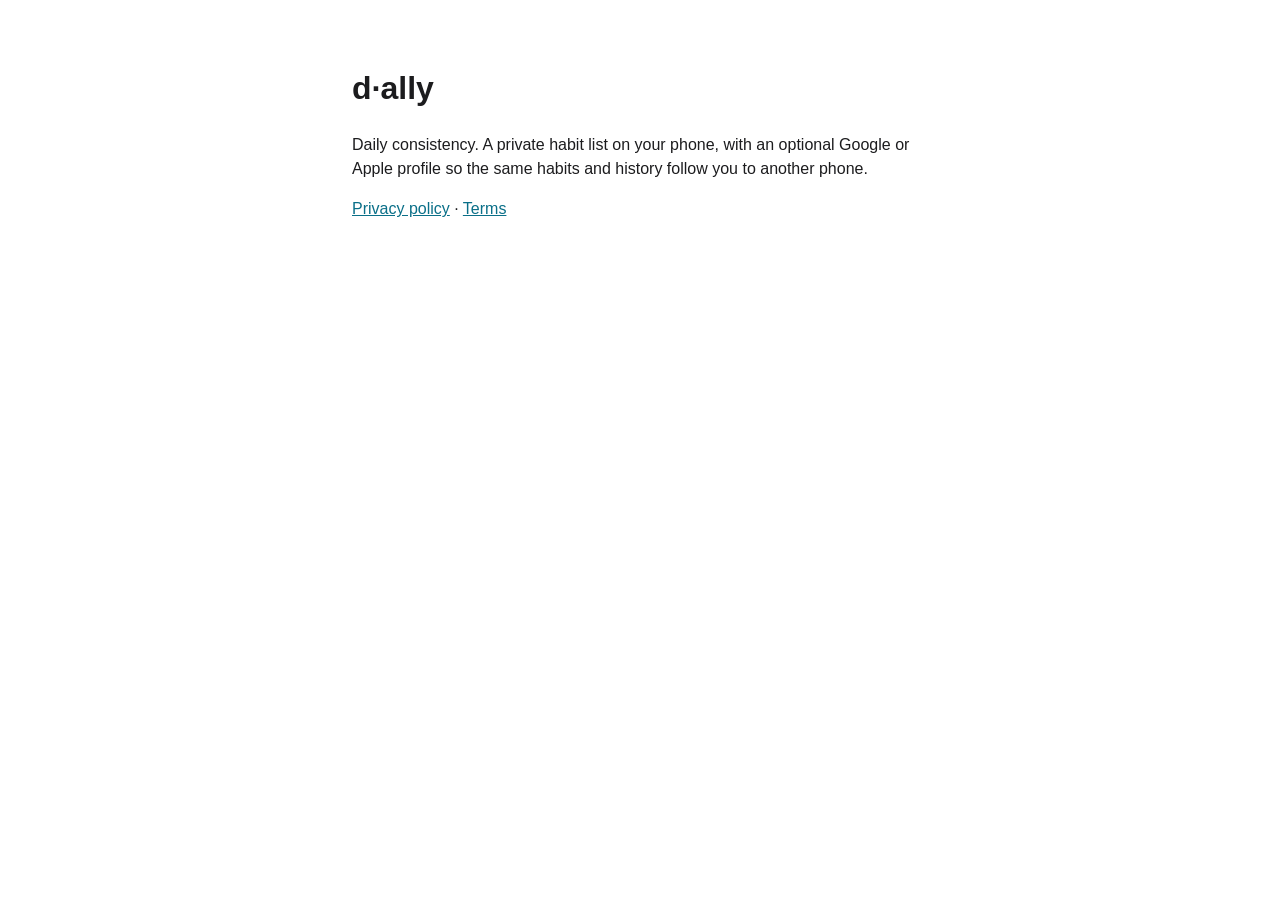
<file: hosting/index.html>
<!DOCTYPE html>
<html lang="en">
<head>
  <meta charset="utf-8">
  <meta name="viewport" content="width=device-width, initial-scale=1">
  <title>d·ally</title>
  <style>
    body { font-family: -apple-system, BlinkMacSystemFont, sans-serif; max-width: 36rem; margin: 4rem auto; padding: 0 1.25rem; color: #1c1c1e; line-height: 1.5; }
    a { color: #0a6f88; }
  </style>
</head>
<body>
  <h1>d·ally</h1>
  <p>Daily consistency. A private habit list on your phone, with an optional Google or Apple profile so the same habits and history follow you to another phone.</p>
  <p><a href="/privacy">Privacy policy</a> · <a href="/terms">Terms</a></p>
</body>
</html>
</file>
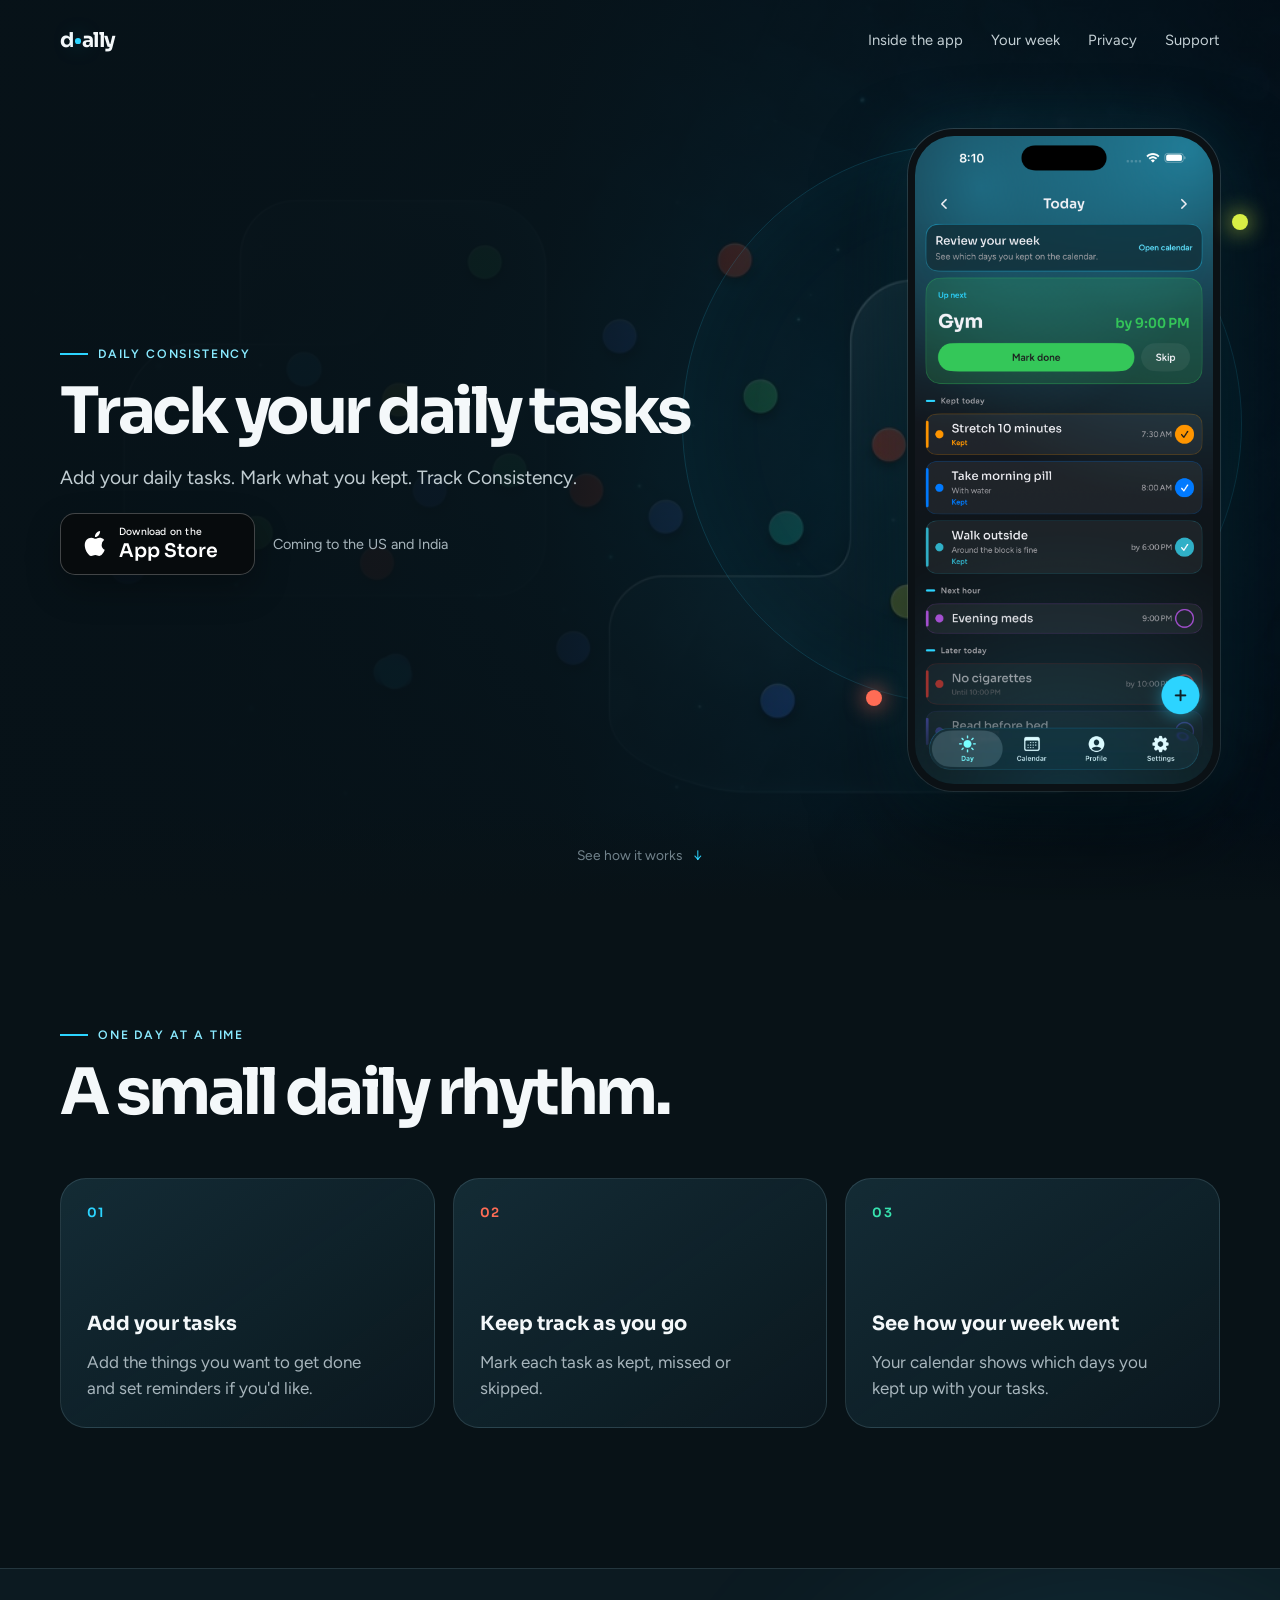
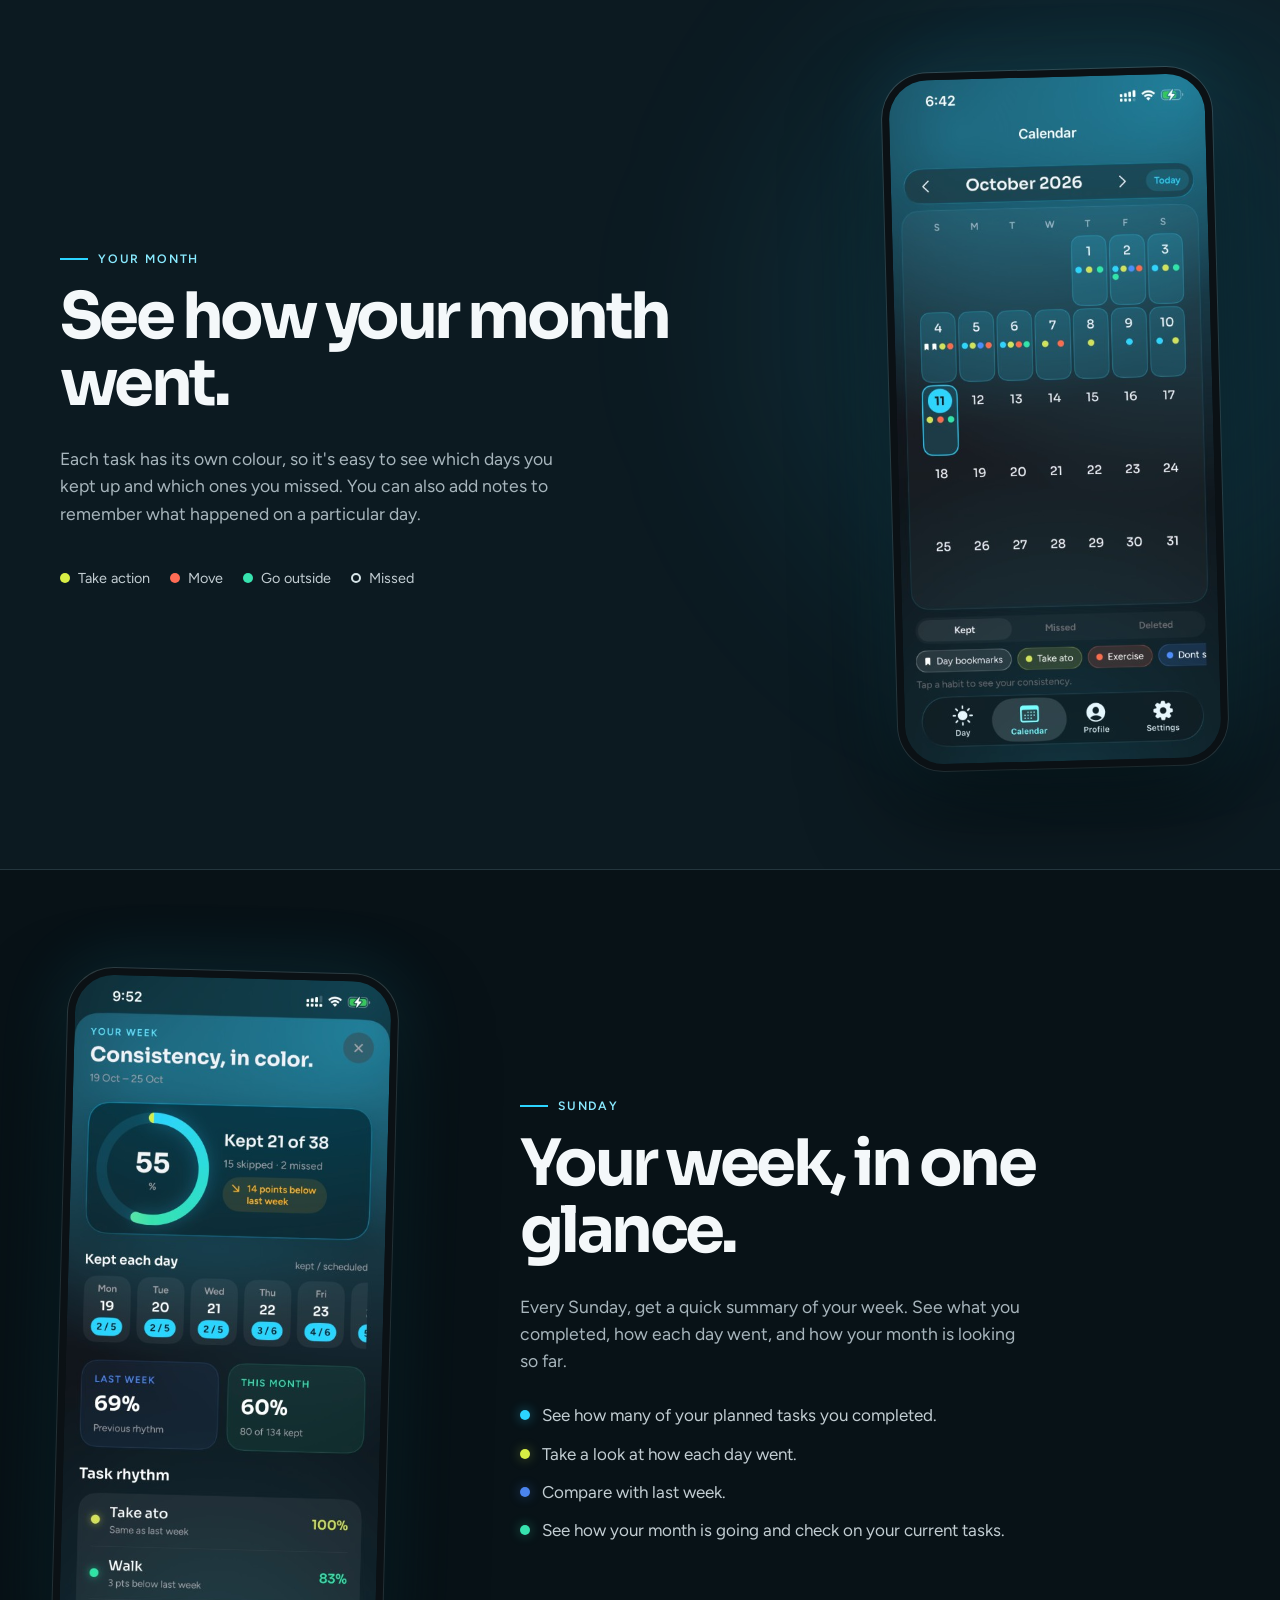
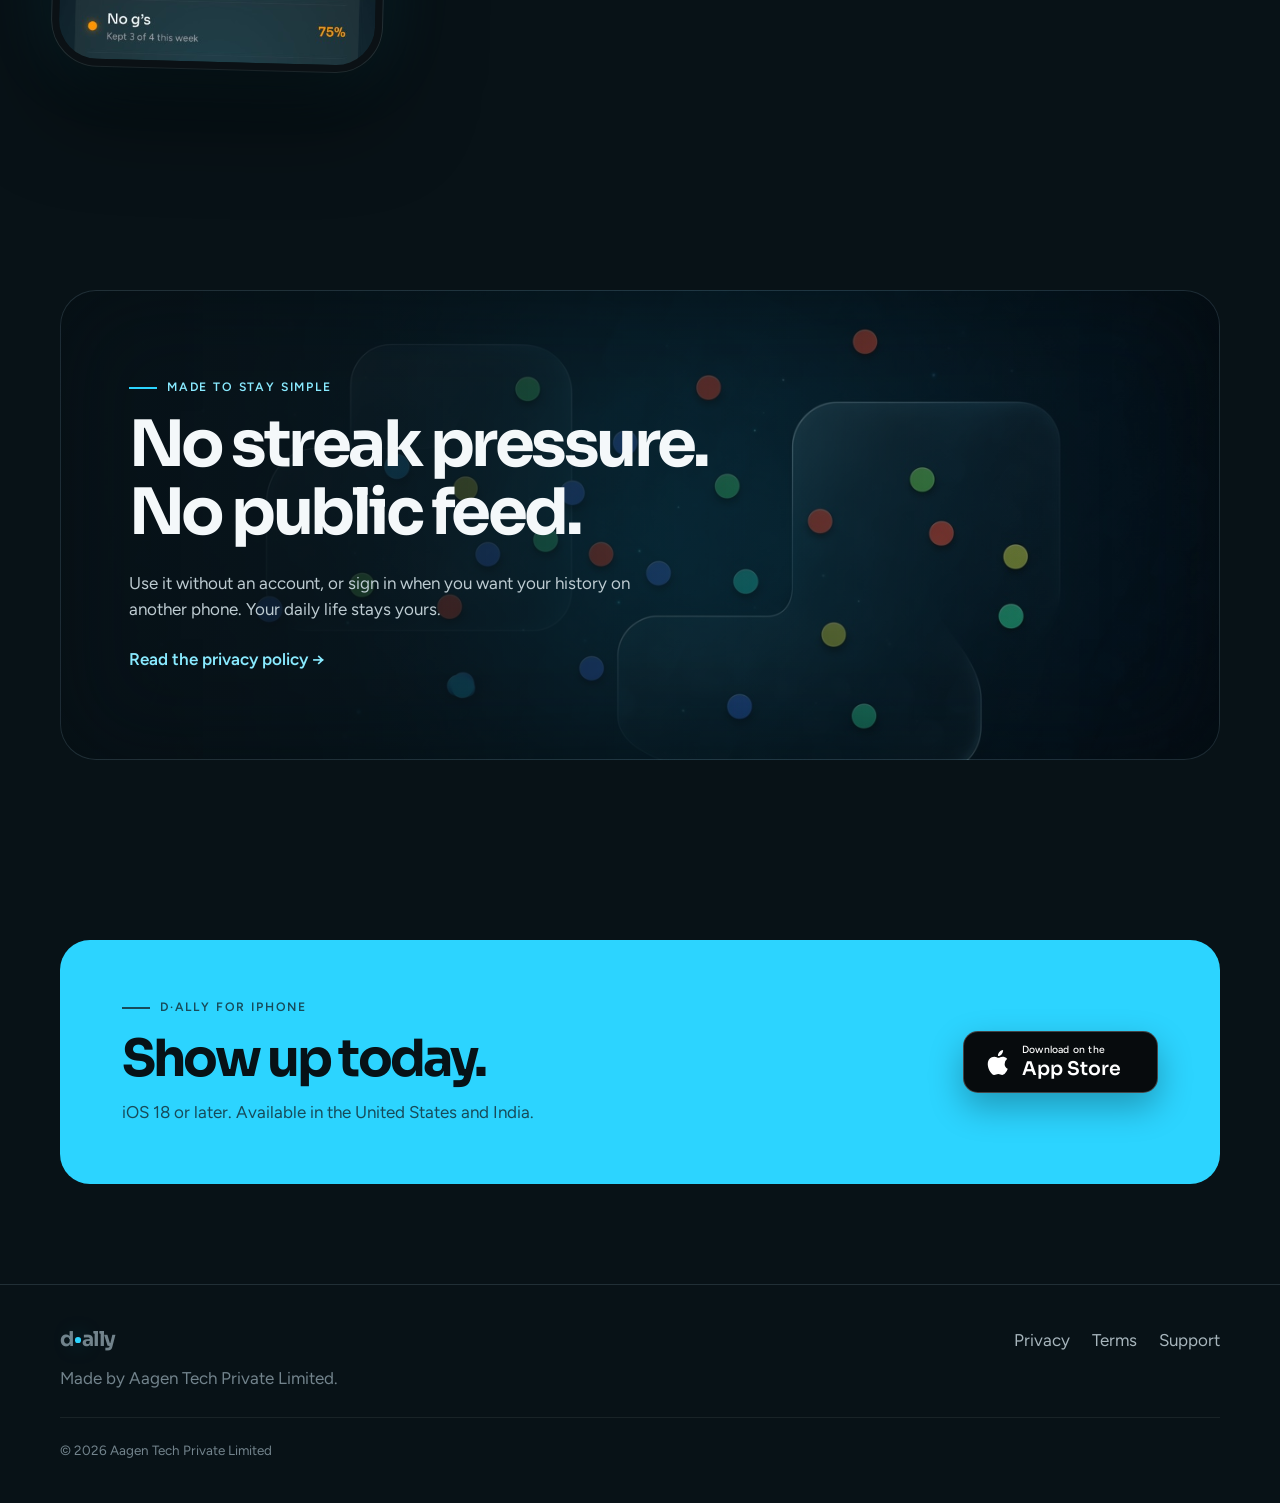
<file: website/index.html>
<!DOCTYPE html>
<html lang="en">
  <head>
    <meta charset="utf-8" />
    <meta name="viewport" content="width=device-width, initial-scale=1" />
    <title>d·ally - Track your daily tasks</title>
    <meta name="description" content="Track your daily tasks. Add your daily tasks, mark what you kept, track consistency." />
    <meta name="theme-color" content="#091319" />
    <meta property="og:title" content="d·ally - Track your daily tasks" />
    <meta property="og:description" content="Track your daily tasks" />
    <meta property="og:type" content="website" />
    <meta property="og:image" content="assets/dally-rhythm.jpg" />
    <link rel="icon" href="assets/favicon.png?v=4" type="image/png" />
    <link rel="apple-touch-icon" href="assets/apple-touch-icon.png?v=4" />
    <link rel="preconnect" href="https://fonts.googleapis.com" />
    <link rel="preconnect" href="https://fonts.gstatic.com" crossorigin />
    <link href="https://fonts.googleapis.com/css2?family=Figtree:wght@400;500;600&family=Sora:wght@600;700&display=swap" rel="stylesheet" />
    <link rel="stylesheet" href="css/site.css?v=9" />
  </head>
  <body>
    <a class="skip" href="#main">Skip to content</a>

    <header class="site-header">
      <div class="wrap nav">
        <a class="wordmark" href="index.html" aria-label="d·ally home">d<span class="brand-dot" aria-hidden="true"></span>ally</a>
        <nav class="nav-links" aria-label="Site">
          <a class="nav-wide" href="#inside">Inside the app</a>
          <a href="#week">Your week</a>
          <a href="privacy.html">Privacy</a>
          <a href="mailto:debraj@theminarnet.com">Support</a>
        </nav>
      </div>
    </header>

    <main id="main">
      <section class="hero">
        <div class="hero-art" aria-hidden="true"></div>
        <div class="wrap hero-grid">
          <div class="hero-copy">
            <p class="eyebrow"><span></span> Daily consistency</p>
            <h1>Track your daily tasks</h1>
            <p class="lede">Add your daily tasks. Mark what you kept. Track Consistency.</p>
            <div class="cta-row">
              <a class="store-button" href="https://apps.apple.com/us/app/d-ally" aria-label="Download d·ally on the App Store">
                <svg viewBox="0 0 16 20" aria-hidden="true"><path fill="currentColor" d="M12.7 10.7c0-1.9 1.5-2.8 1.6-2.9-.9-1.3-2.3-1.5-2.8-1.5-1.2-.1-2.3.7-2.9.7-.6 0-1.5-.7-2.5-.7C4.5 6.3 3.2 7 2.4 8.3c-1.4 2.4-.4 5.9 1 7.8.7.9 1.5 2 2.5 1.9 1 0 1.4-.6 2.6-.6 1.2 0 1.5.6 2.6.6 1.1 0 1.8-.9 2.4-1.8.8-1.1 1.1-2.1 1.1-2.2 0 0-2-.8-2-3.1zM10.7 4.6c.6-.7 1-1.7.9-2.6-.8 0-1.8.6-2.4 1.3-.5.6-1 1.6-.9 2.5.9.1 1.8-.4 2.4-1.2z"/></svg>
                <span><small>Download on the</small>App Store</span>
              </a>
              <span class="availability">Coming to the US and India</span>
            </div>
          </div>

          <div class="hero-device">
            <div class="orbit orbit-one" aria-hidden="true"></div>
            <div class="orbit orbit-two" aria-hidden="true"></div>
            <figure class="phone phone-main">
              <img src="assets/app-day.png?v=5" width="946" height="2055" alt="The real d·ally Day screen, showing colorful daily tasks" />
            </figure>
          </div>
        </div>
        <a class="down" href="#rhythm">See how it works <span aria-hidden="true">↓</span></a>
      </section>

      <section class="rhythm" id="rhythm">
        <div class="wrap">
          <div class="section-intro">
            <p class="eyebrow"><span></span> One day at a time</p>
            <h2>A small daily rhythm.</h2>
          </div>
          <ol class="steps">
            <li><strong>01</strong><div><h3>Add your tasks</h3><p>Add the things you want to get done and set reminders if you'd like.</p></div></li>
            <li><strong>02</strong><div><h3>Keep track as you go</h3><p>Mark each task as kept, missed or skipped.</p></div></li>
            <li><strong>03</strong><div><h3>See how your week went</h3><p>Your calendar shows which days you kept up with your tasks.</p></div></li>
          </ol>
        </div>
      </section>

      <section class="inside" id="inside">
        <div class="wrap showcase">
          <div class="showcase-copy">
            <p class="eyebrow"><span></span> Your month</p>
            <h2>See how your month went.</h2>
            <p>Each task has its own colour, so it's easy to see which days you kept up and which ones you missed. You can also add notes to remember what happened on a particular day.</p>
            <div class="legend" aria-label="Calendar legend">
              <span><i class="dot lime"></i> Take action</span>
              <span><i class="dot coral"></i> Move</span>
              <span><i class="dot mint"></i> Go outside</span>
              <span><i class="ring"></i> Missed</span>
            </div>
          </div>
          <figure class="phone phone-calendar">
            <img src="assets/app-calendar.png" width="473" height="1024" alt="The real d·ally calendar with colorful daily marks" />
          </figure>
        </div>
      </section>

      <section class="week" id="week">
        <div class="wrap showcase showcase-reverse">
          <figure class="phone phone-week">
            <img src="assets/app-week.jpg" width="473" height="1024" alt="The Sunday weekly review in d·ally, with the week, month, and each live task" />
          </figure>
          <div class="showcase-copy">
            <p class="eyebrow"><span></span> Sunday</p>
            <h2>Your week, in one glance.</h2>
            <p>Every Sunday, get a quick summary of your week. See what you completed, how each day went, and how your month is looking so far.</p>
            <ul class="week-points">
              <li>See how many of your planned tasks you completed.</li>
              <li>Take a look at how each day went.</li>
              <li>Compare with last week.</li>
              <li>See how your month is going and check on your current tasks.</li>
            </ul>
          </div>
        </div>
      </section>

      <section class="quiet">
        <div class="wrap quiet-card">
          <p class="eyebrow"><span></span> Made to stay simple</p>
          <h2>No streak pressure.<br />No public feed.</h2>
          <p>Use it without an account, or sign in when you want your history on another phone. Your daily life stays yours.</p>
          <a href="privacy.html">Read the privacy policy <span aria-hidden="true">→</span></a>
        </div>
      </section>

      <section class="get" id="get">
        <div class="wrap get-inner">
          <div>
            <p class="eyebrow"><span></span> d·ally for iPhone</p>
            <h2>Show up today.</h2>
            <p>iOS 18 or later. Available in the United States and India.</p>
          </div>
          <a class="store-button light" href="https://apps.apple.com/us/app/d-ally" aria-label="Download d·ally on the App Store">
            <svg viewBox="0 0 16 20" aria-hidden="true"><path fill="currentColor" d="M12.7 10.7c0-1.9 1.5-2.8 1.6-2.9-.9-1.3-2.3-1.5-2.8-1.5-1.2-.1-2.3.7-2.9.7-.6 0-1.5-.7-2.5-.7C4.5 6.3 3.2 7 2.4 8.3c-1.4 2.4-.4 5.9 1 7.8.7.9 1.5 2 2.5 1.9 1 0 1.4-.6 2.6-.6 1.2 0 1.5.6 2.6.6 1.1 0 1.8-.9 2.4-1.8.8-1.1 1.1-2.1 1.1-2.2 0 0-2-.8-2-3.1zM10.7 4.6c.6-.7 1-1.7.9-2.6-.8 0-1.8.6-2.4 1.3-.5.6-1 1.6-.9 2.5.9.1 1.8-.4 2.4-1.2z"/></svg>
            <span><small>Download on the</small>App Store</span>
          </a>
        </div>
      </section>
    </main>

    <footer class="footer">
      <div class="wrap footer-grid">
        <div><a class="wordmark" href="index.html">d<span class="brand-dot" aria-hidden="true"></span>ally</a><p>Made by Aagen Tech Private Limited.</p></div>
        <nav aria-label="Legal"><a href="privacy.html">Privacy</a><a href="terms.html">Terms</a><a href="mailto:debraj@theminarnet.com">Support</a></nav>
        <p class="copyright">© <span id="year">2026</span> Aagen Tech Private Limited</p>
      </div>
    </footer>
    <script>document.getElementById("year").textContent = String(new Date().getFullYear());</script>
  </body>
</html>
</file>
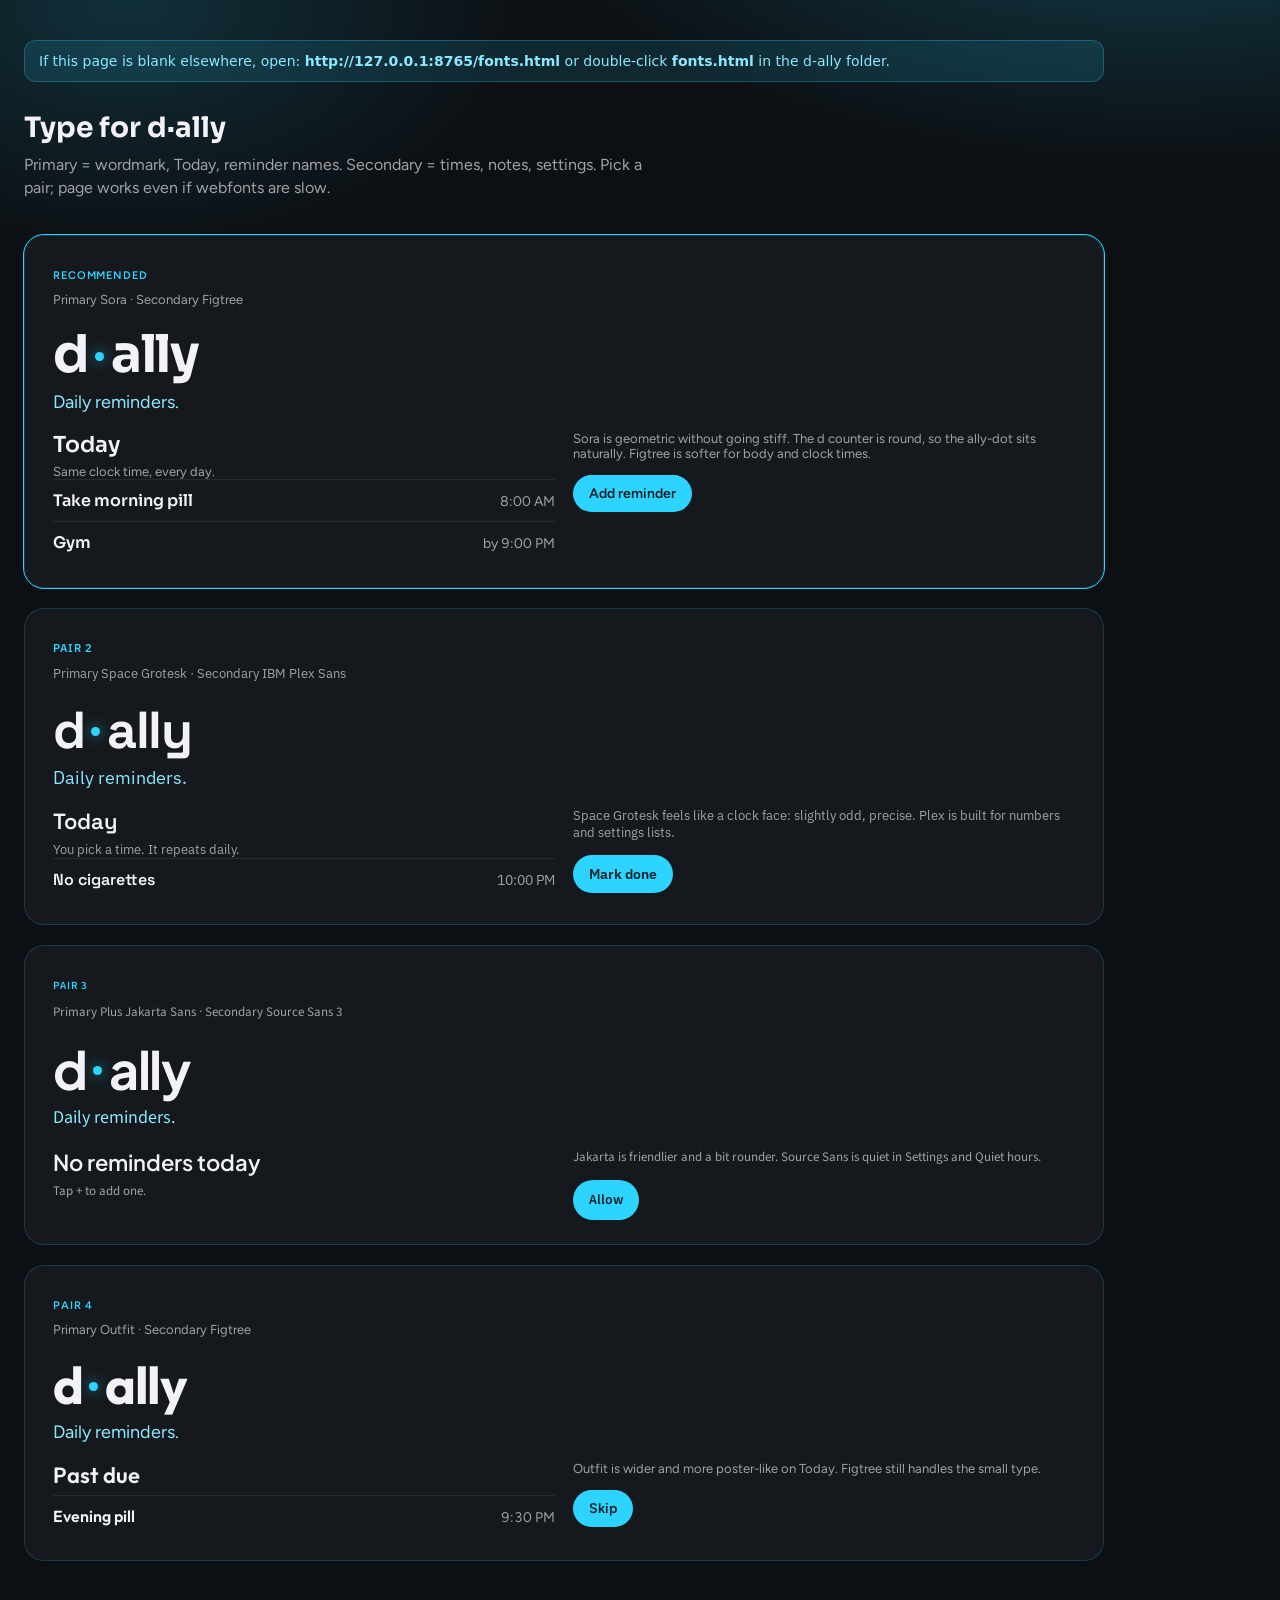
<file: fonts.html>
<!DOCTYPE html>
<html lang="en">
<head>
  <meta charset="utf-8" />
  <meta name="viewport" content="width=device-width, initial-scale=1" />
  <title>d·ally type</title>
  <style>
    /* Loaded via JS below so a network blip does not blank the page */
    :root {
      --bg: #0c1014;
      --ink: #f2f2f7;
      --muted: #a1a1a6;
      --aqua: #2cd4ff;
      --aqua-ink: #8ae8ff;
    }
    * { box-sizing: border-box; }
    body {
      margin: 0;
      background:
        radial-gradient(1200px 600px at 90% -10%, rgba(44,212,255,.28), transparent 55%),
        radial-gradient(800px 500px at 10% 0%, rgba(44,212,255,.16), transparent 50%),
        var(--bg);
      color: var(--ink);
      font-family: ui-sans-serif, system-ui, -apple-system, sans-serif;
      padding: 40px 24px 80px;
    }
    .bar {
      max-width: 1080px;
      margin: 0 0 28px;
      padding: 12px 14px;
      border-radius: 12px;
      background: rgba(44,212,255,.12);
      border: 1px solid rgba(44,212,255,.28);
      font-size: 14px;
      color: var(--aqua-ink);
    }
    h1 {
      font-weight: 700;
      font-size: 28px;
      margin: 0 0 8px;
    }
    .lede {
      color: var(--muted);
      max-width: 640px;
      margin: 0 0 36px;
      line-height: 1.45;
    }
    .grid { display: grid; gap: 20px; max-width: 1080px; }
    article {
      background: rgba(255,255,255,.04);
      border: 1px solid rgba(44,212,255,.18);
      border-radius: 20px;
      padding: 28px 28px 24px;
    }
    .tag {
      display: inline-block;
      font-size: 11px;
      letter-spacing: .08em;
      text-transform: uppercase;
      color: var(--aqua);
      margin-bottom: 10px;
      font-weight: 600;
    }
    .pair { color: var(--muted); font-size: 13px; margin: 0 0 22px; }
    .mark {
      display: flex;
      align-items: center;
      gap: 7px;
      font-size: 52px;
      font-weight: 700;
      letter-spacing: -0.03em;
      line-height: 1;
      margin: 0 0 10px;
    }
    .dot {
      width: 9px;
      height: 9px;
      border-radius: 50%;
      background: var(--aqua);
      box-shadow: 0 0 14px rgba(44,212,255,.7);
      flex: none;
      margin-top: 2px;
    }
    .tagline { color: var(--aqua-ink); font-size: 18px; margin: 0 0 18px; }
    .ui {
      display: grid;
      grid-template-columns: 1fr 1fr;
      gap: 18px;
    }
    @media (max-width: 700px) {
      .ui { grid-template-columns: 1fr; }
      .mark { font-size: 40px; }
    }
    .title { font-size: 22px; font-weight: 600; margin: 0 0 6px; }
    .row {
      display: flex;
      justify-content: space-between;
      align-items: baseline;
      padding: 10px 0;
      border-top: 1px solid rgba(255,255,255,.08);
    }
    .name { font-size: 16px; font-weight: 500; }
    .time { font-variant-numeric: tabular-nums; color: var(--muted); font-size: 14px; }
    .caption { font-size: 13px; color: var(--muted); margin: 0; }
    .btn {
      display: inline-block;
      margin-top: 14px;
      background: var(--aqua);
      color: #102026;
      font-weight: 600;
      font-size: 14px;
      padding: 10px 16px;
      border-radius: 999px;
    }
    .rec { outline: 1px solid var(--aqua); }

    .p-sora { font-family: "Sora", ui-sans-serif, system-ui, sans-serif; }
    .s-figtree { font-family: "Figtree", ui-sans-serif, system-ui, sans-serif; }
    .p-space { font-family: "Space Grotesk", ui-sans-serif, system-ui, sans-serif; }
    .s-plex { font-family: "IBM Plex Sans", ui-sans-serif, system-ui, sans-serif; }
    .p-jakarta { font-family: "Plus Jakarta Sans", ui-sans-serif, system-ui, sans-serif; }
    .s-source { font-family: "Source Sans 3", ui-sans-serif, system-ui, sans-serif; }
    .p-outfit { font-family: "Outfit", ui-sans-serif, system-ui, sans-serif; }
  </style>
</head>
<body>
  <div class="bar">
    If this page is blank elsewhere, open:
    <strong>http://127.0.0.1:8765/fonts.html</strong>
    or double-click <strong>fonts.html</strong> in the d-ally folder.
  </div>

  <h1 class="p-sora">Type for d·ally</h1>
  <p class="lede s-figtree">Primary = wordmark, Today, reminder names. Secondary = times, notes, settings. Pick a pair; page works even if webfonts are slow.</p>

  <div class="grid">

    <article class="rec">
      <div class="tag s-figtree">Recommended</div>
      <p class="pair s-figtree">Primary Sora · Secondary Figtree</p>
      <div class="mark p-sora">
        <span>d</span><span class="dot"></span><span>ally</span>
      </div>
      <p class="tagline s-figtree">Daily reminders.</p>
      <div class="ui">
        <div>
          <p class="title p-sora">Today</p>
          <p class="caption s-figtree">Same clock time, every day.</p>
          <div class="row">
            <span class="name p-sora" style="font-weight:600">Take morning pill</span>
            <span class="time s-figtree">8:00 AM</span>
          </div>
          <div class="row">
            <span class="name p-sora" style="font-weight:600">Gym</span>
            <span class="time s-figtree">by 9:00 PM</span>
          </div>
        </div>
        <div>
          <p class="caption s-figtree">Sora is geometric without going stiff. The d counter is round, so the ally-dot sits naturally. Figtree is softer for body and clock times.</p>
          <span class="btn s-figtree">Add reminder</span>
        </div>
      </div>
    </article>

    <article>
      <div class="tag s-plex">Pair 2</div>
      <p class="pair s-plex">Primary Space Grotesk · Secondary IBM Plex Sans</p>
      <div class="mark p-space">
        <span>d</span><span class="dot"></span><span>ally</span>
      </div>
      <p class="tagline s-plex">Daily reminders.</p>
      <div class="ui">
        <div>
          <p class="title p-space">Today</p>
          <p class="caption s-plex">You pick a time. It repeats daily.</p>
          <div class="row">
            <span class="name p-space" style="font-weight:600">No cigarettes</span>
            <span class="time s-plex">10:00 PM</span>
          </div>
        </div>
        <div>
          <p class="caption s-plex">Space Grotesk feels like a clock face: slightly odd, precise. Plex is built for numbers and settings lists.</p>
          <span class="btn s-plex">Mark done</span>
        </div>
      </div>
    </article>

    <article>
      <div class="tag s-source">Pair 3</div>
      <p class="pair s-source">Primary Plus Jakarta Sans · Secondary Source Sans 3</p>
      <div class="mark p-jakarta">
        <span>d</span><span class="dot"></span><span>ally</span>
      </div>
      <p class="tagline s-source">Daily reminders.</p>
      <div class="ui">
        <div>
          <p class="title p-jakarta">No reminders today</p>
          <p class="caption s-source">Tap + to add one.</p>
        </div>
        <div>
          <p class="caption s-source">Jakarta is friendlier and a bit rounder. Source Sans is quiet in Settings and Quiet hours.</p>
          <span class="btn s-source">Allow</span>
        </div>
      </div>
    </article>

    <article>
      <div class="tag s-figtree">Pair 4</div>
      <p class="pair s-figtree">Primary Outfit · Secondary Figtree</p>
      <div class="mark p-outfit">
        <span>d</span><span class="dot"></span><span>ally</span>
      </div>
      <p class="tagline s-figtree">Daily reminders.</p>
      <div class="ui">
        <div>
          <p class="title p-outfit">Past due</p>
          <div class="row">
            <span class="name p-outfit" style="font-weight:600">Evening pill</span>
            <span class="time s-figtree">9:30 PM</span>
          </div>
        </div>
        <div>
          <p class="caption s-figtree">Outfit is wider and more poster-like on Today. Figtree still handles the small type.</p>
          <span class="btn s-figtree">Skip</span>
        </div>
      </div>
    </article>

  </div>

  <script>
    (function () {
      var link = document.createElement("link");
      link.rel = "stylesheet";
      link.href = "https://fonts.googleapis.com/css2?family=Figtree:wght@400;500;600;700&family=IBM+Plex+Sans:wght@400;500;600&family=Outfit:wght@400;500;600;700&family=Plus+Jakarta+Sans:wght@500;600;700&family=Sora:wght@500;600;700&family=Space+Grotesk:wght@500;600;700&family=Source+Sans+3:wght@400;500;600&display=swap";
      link.onerror = function () {
        var bar = document.querySelector(".bar");
        if (bar) bar.textContent = "Webfonts did not load (offline?). Layout still works with system fonts.";
      };
      document.head.appendChild(link);
    })();
  </script>
</body>
</html>
</file>
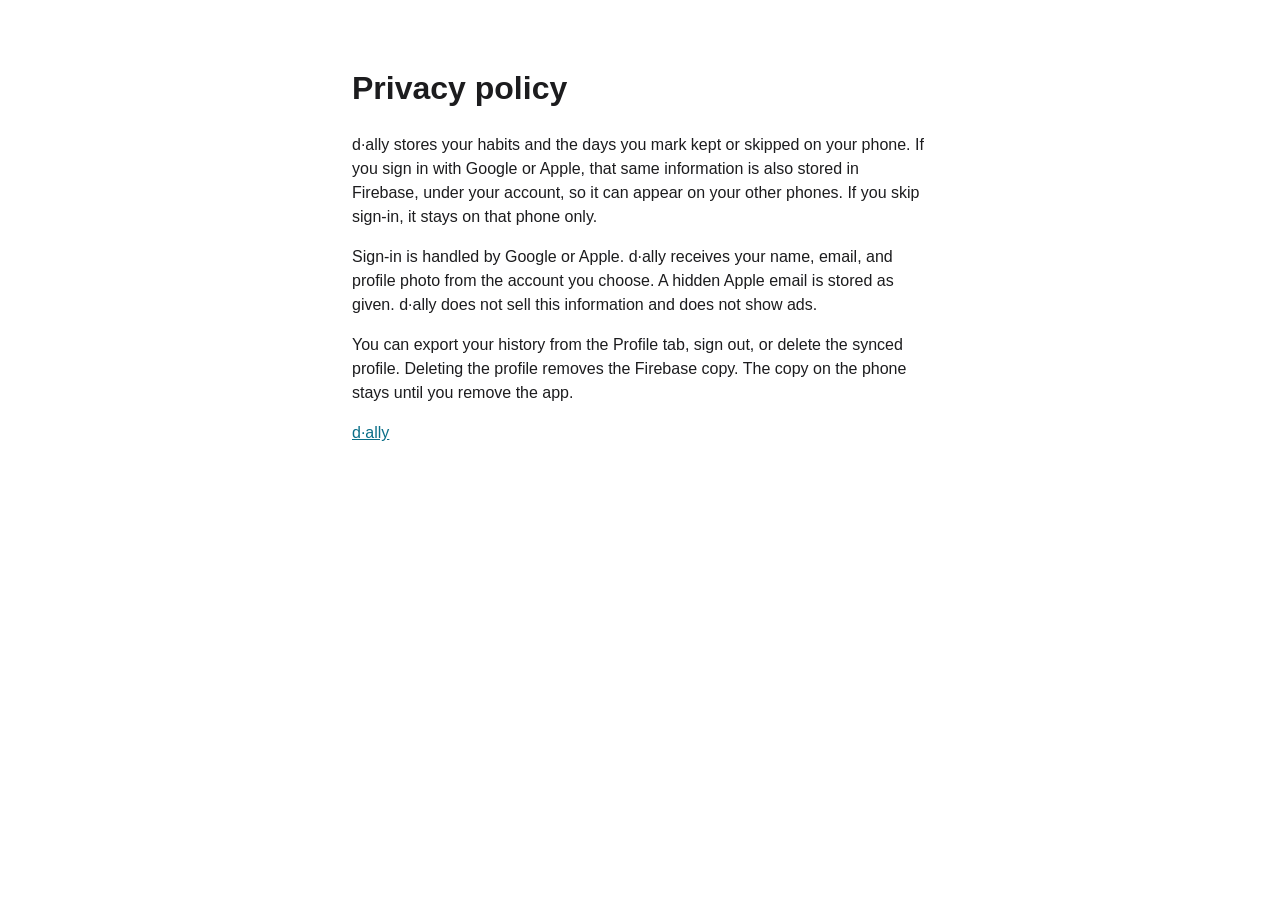
<file: hosting/privacy.html>
<!DOCTYPE html>
<html lang="en">
<head>
  <meta charset="utf-8">
  <meta name="viewport" content="width=device-width, initial-scale=1">
  <title>Privacy policy · d·ally</title>
  <style>
    body { font-family: -apple-system, BlinkMacSystemFont, sans-serif; max-width: 36rem; margin: 4rem auto; padding: 0 1.25rem; color: #1c1c1e; line-height: 1.5; }
    a { color: #0a6f88; }
  </style>
</head>
<body>
  <h1>Privacy policy</h1>
  <p>d·ally stores your habits and the days you mark kept or skipped on your phone. If you sign in with Google or Apple, that same information is also stored in Firebase, under your account, so it can appear on your other phones. If you skip sign-in, it stays on that phone only.</p>
  <p>Sign-in is handled by Google or Apple. d·ally receives your name, email, and profile photo from the account you choose. A hidden Apple email is stored as given. d·ally does not sell this information and does not show ads.</p>
  <p>You can export your history from the Profile tab, sign out, or delete the synced profile. Deleting the profile removes the Firebase copy. The copy on the phone stays until you remove the app.</p>
  <p><a href="/">d·ally</a></p>
</body>
</html>
</file>
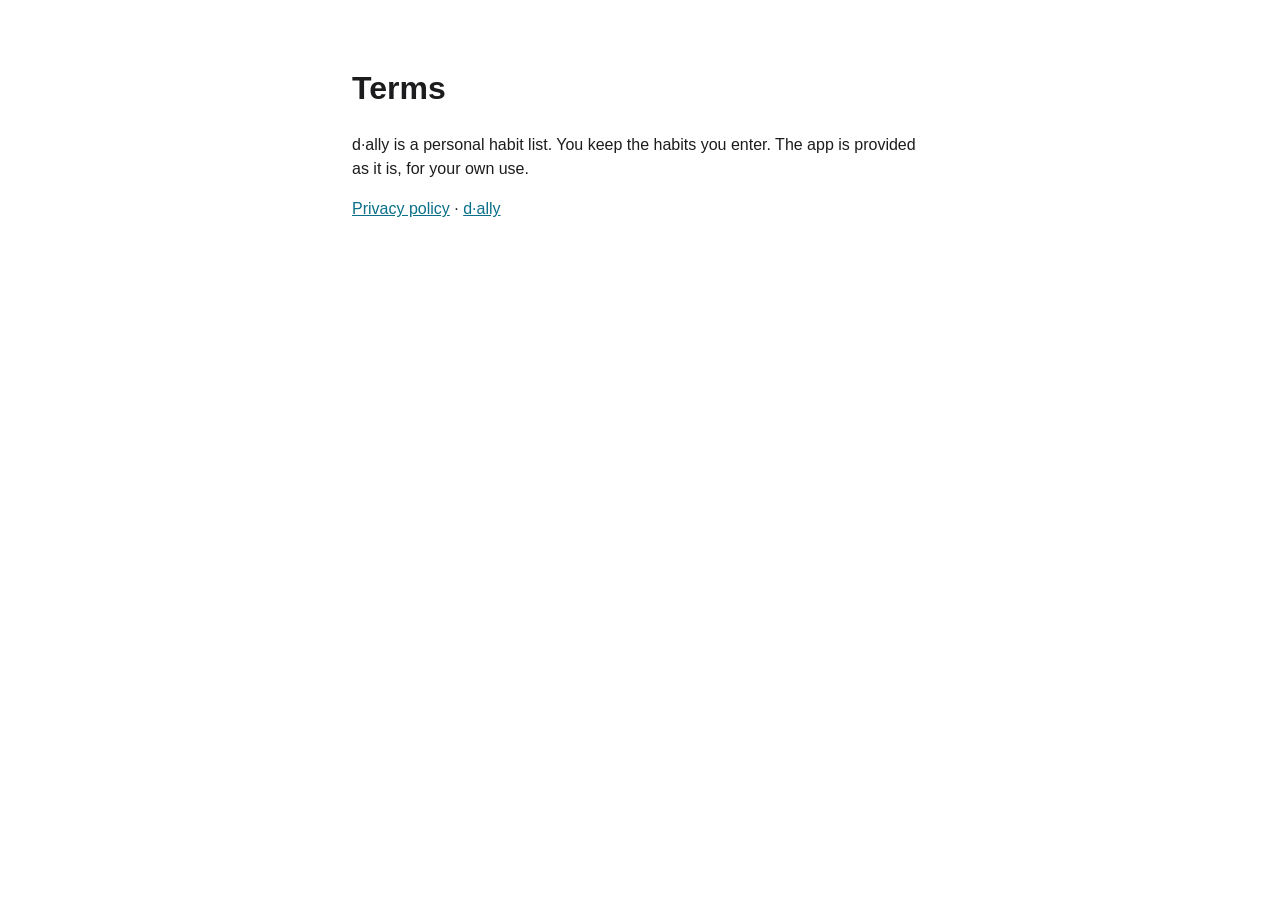
<file: hosting/terms.html>
<!DOCTYPE html>
<html lang="en">
<head>
  <meta charset="utf-8">
  <meta name="viewport" content="width=device-width, initial-scale=1">
  <title>Terms · d·ally</title>
  <style>
    body { font-family: -apple-system, BlinkMacSystemFont, sans-serif; max-width: 36rem; margin: 4rem auto; padding: 0 1.25rem; color: #1c1c1e; line-height: 1.5; }
    a { color: #0a6f88; }
  </style>
</head>
<body>
  <h1>Terms</h1>
  <p>d·ally is a personal habit list. You keep the habits you enter. The app is provided as it is, for your own use.</p>
  <p><a href="/privacy">Privacy policy</a> · <a href="/">d·ally</a></p>
</body>
</html>
</file>
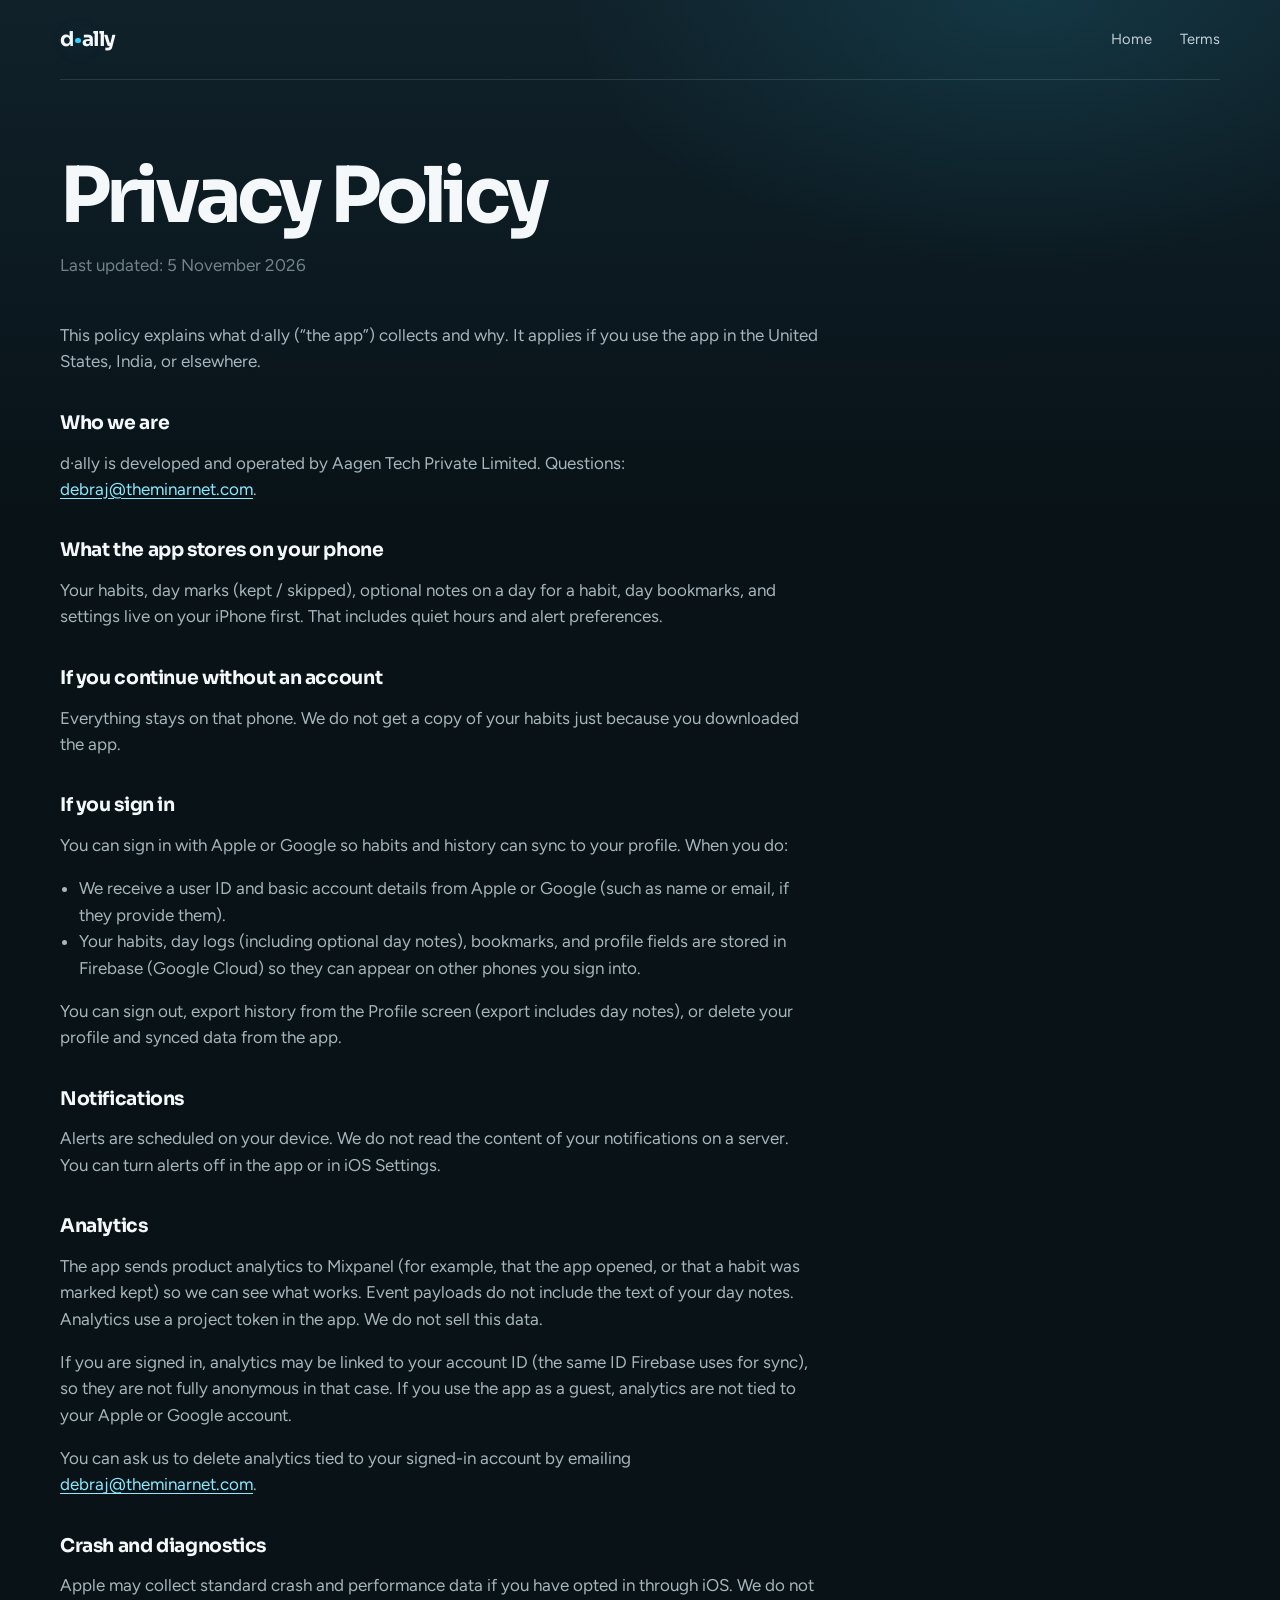
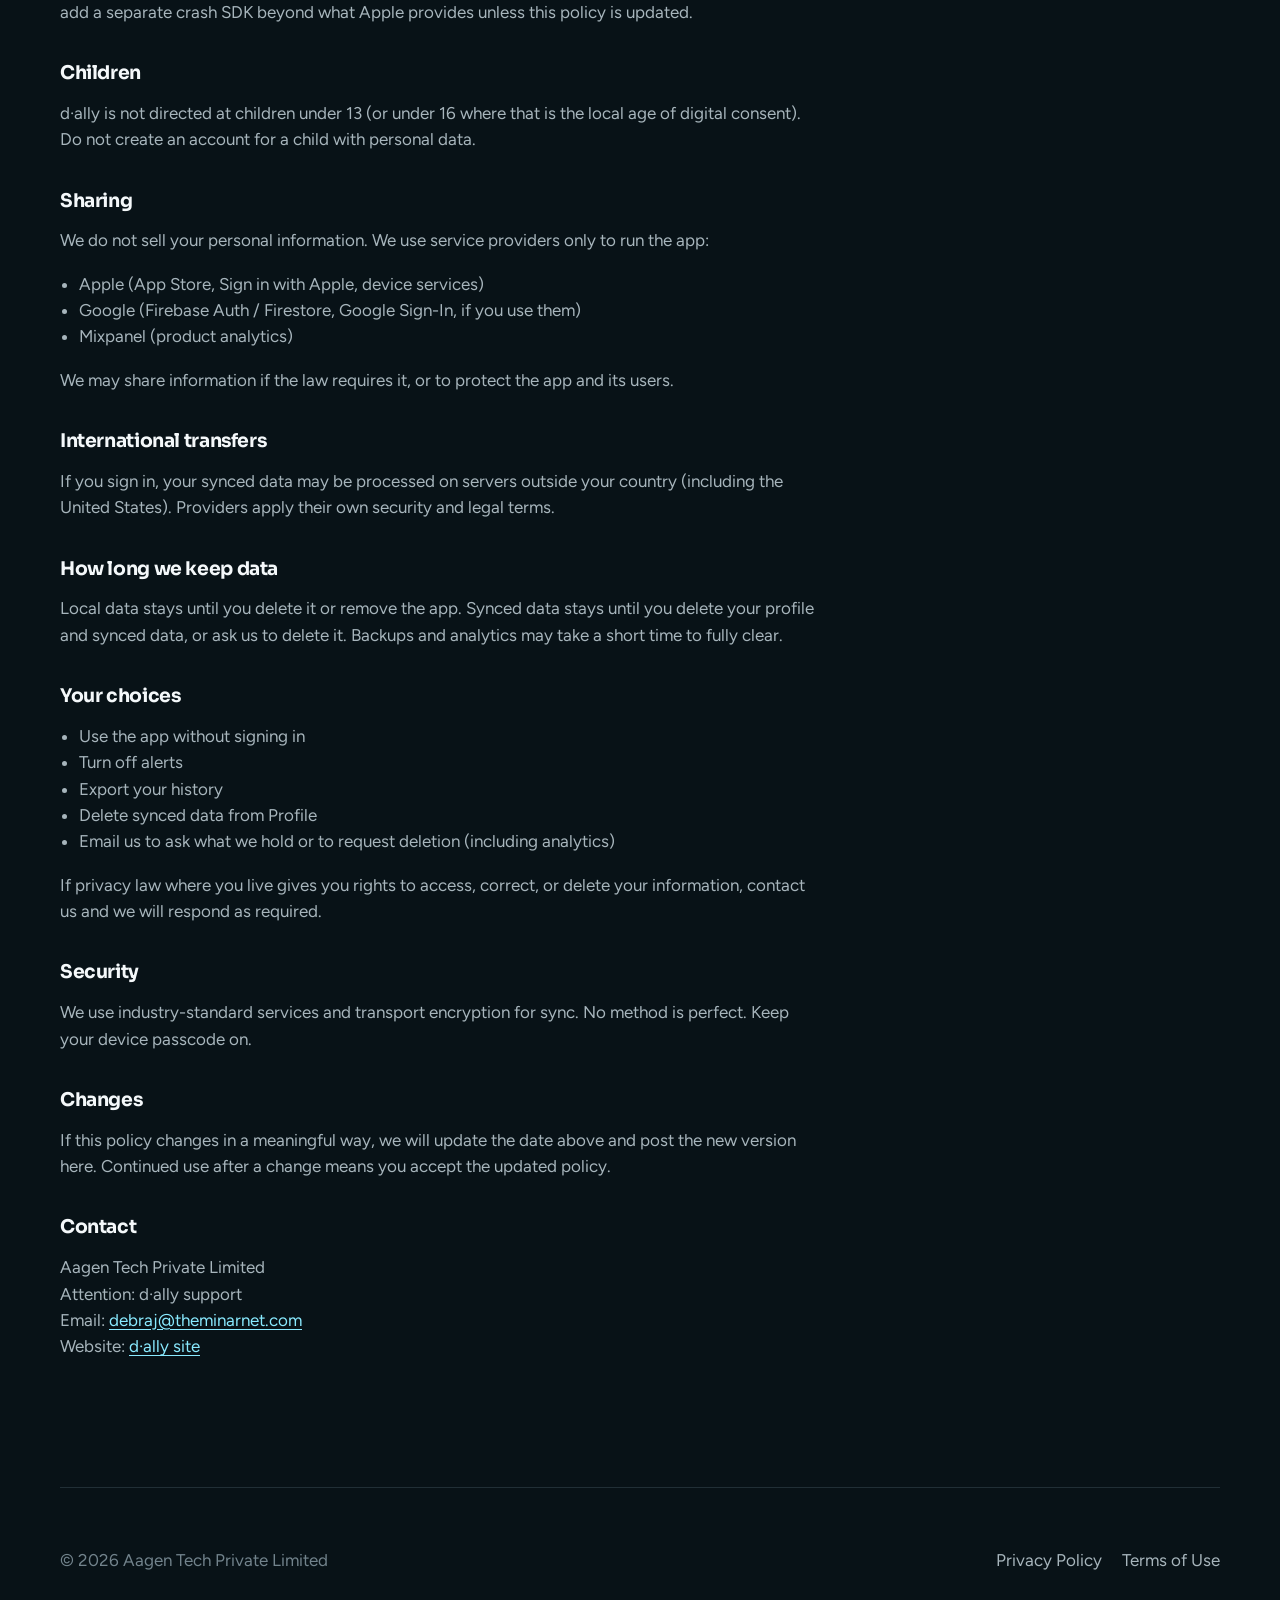
<file: website/privacy.html>
<!DOCTYPE html>
<html lang="en">
  <head>
    <meta charset="utf-8" />
    <meta name="viewport" content="width=device-width, initial-scale=1" />
    <title>Privacy Policy - d·ally</title>
    <meta name="description" content="Privacy Policy for the d·ally iPhone app." />
    <meta name="theme-color" content="#0c0c0e" />
    <link rel="icon" href="assets/favicon.png?v=4" type="image/png" />
    <link rel="apple-touch-icon" href="assets/apple-touch-icon.png?v=4" />
    <link rel="preconnect" href="https://fonts.googleapis.com" />
    <link rel="preconnect" href="https://fonts.gstatic.com" crossorigin />
    <link
      href="https://fonts.googleapis.com/css2?family=Figtree:wght@400;500;600&family=Sora:wght@600;700&display=swap"
      rel="stylesheet"
    />
    <link rel="stylesheet" href="css/site.css?v=2" />
  </head>
  <body>
    <div class="legal-page">
      <div class="wrap">
        <header class="nav">
          <a class="wordmark" href="index.html">d<span class="brand-dot" aria-hidden="true"></span>ally</a>
          <nav class="nav-links" aria-label="Site">
            <a href="index.html">Home</a>
            <a href="terms.html">Terms</a>
          </nav>
        </header>

        <article class="legal">
          <h1>Privacy Policy</h1>
          <p class="updated">Last updated: 5 November 2026</p>

          <p>
            This policy explains what d·ally (“the app”) collects and why. It applies if you use the
            app in the United States, India, or elsewhere.
          </p>

          <h2>Who we are</h2>
          <p>
            d·ally is developed and operated by Aagen Tech Private Limited. Questions:
            <a href="mailto:debraj@theminarnet.com">debraj@theminarnet.com</a>.
          </p>

          <h2>What the app stores on your phone</h2>
          <p>
            Your habits, day marks (kept / skipped), optional notes on a day for a habit, day
            bookmarks, and settings live on your iPhone first. That includes quiet hours and alert
            preferences.
          </p>

          <h2>If you continue without an account</h2>
          <p>
            Everything stays on that phone. We do not get a copy of your habits just because you
            downloaded the app.
          </p>

          <h2>If you sign in</h2>
          <p>
            You can sign in with Apple or Google so habits and history can sync to your profile.
            When you do:
          </p>
          <ul>
            <li>
              We receive a user ID and basic account details from Apple or Google (such as name or
              email, if they provide them).
            </li>
            <li>
              Your habits, day logs (including optional day notes), bookmarks, and profile fields
              are stored in Firebase (Google Cloud) so they can appear on other phones you sign into.
            </li>
          </ul>
          <p>
            You can sign out, export history from the Profile screen (export includes day notes), or
            delete your profile and synced data from the app.
          </p>

          <h2>Notifications</h2>
          <p>
            Alerts are scheduled on your device. We do not read the content of your notifications
            on a server. You can turn alerts off in the app or in iOS Settings.
          </p>

          <h2>Analytics</h2>
          <p>
            The app sends product analytics to Mixpanel (for example, that the app opened, or that a
            habit was marked kept) so we can see what works. Event payloads do not include the text
            of your day notes. Analytics use a project token in the app. We do not sell this data.
          </p>
          <p>
            If you are signed in, analytics may be linked to your account ID (the same ID Firebase
            uses for sync), so they are not fully anonymous in that case. If you use the app as a
            guest, analytics are not tied to your Apple or Google account.
          </p>
          <p>
            You can ask us to delete analytics tied to your signed-in account by emailing
            <a href="mailto:debraj@theminarnet.com">debraj@theminarnet.com</a>.
          </p>

          <h2>Crash and diagnostics</h2>
          <p>
            Apple may collect standard crash and performance data if you have opted in through
            iOS. We do not add a separate crash SDK beyond what Apple provides unless this policy
            is updated.
          </p>

          <h2>Children</h2>
          <p>
            d·ally is not directed at children under 13 (or under 16 where that is the local age of
            digital consent). Do not create an account for a child with personal data.
          </p>

          <h2>Sharing</h2>
          <p>We do not sell your personal information. We use service providers only to run the app:</p>
          <ul>
            <li>Apple (App Store, Sign in with Apple, device services)</li>
            <li>Google (Firebase Auth / Firestore, Google Sign-In, if you use them)</li>
            <li>Mixpanel (product analytics)</li>
          </ul>
          <p>
            We may share information if the law requires it, or to protect the app and its users.
          </p>

          <h2>International transfers</h2>
          <p>
            If you sign in, your synced data may be processed on servers outside your country
            (including the United States). Providers apply their own security and legal terms.
          </p>

          <h2>How long we keep data</h2>
          <p>
            Local data stays until you delete it or remove the app. Synced data stays until you
            delete your profile and synced data, or ask us to delete it. Backups and analytics may
            take a short time to fully clear.
          </p>

          <h2>Your choices</h2>
          <ul>
            <li>Use the app without signing in</li>
            <li>Turn off alerts</li>
            <li>Export your history</li>
            <li>Delete synced data from Profile</li>
            <li>Email us to ask what we hold or to request deletion (including analytics)</li>
          </ul>
          <p>
            If privacy law where you live gives you rights to access, correct, or delete your
            information, contact us and we will respond as required.
          </p>

          <h2>Security</h2>
          <p>
            We use industry-standard services and transport encryption for sync. No method is
            perfect. Keep your device passcode on.
          </p>

          <h2>Changes</h2>
          <p>
            If this policy changes in a meaningful way, we will update the date above and post the
            new version here. Continued use after a change means you accept the updated policy.
          </p>

          <h2>Contact</h2>
          <p>
            Aagen Tech Private Limited<br />
            Attention: d·ally support<br />
            Email: <a href="mailto:debraj@theminarnet.com">debraj@theminarnet.com</a><br />
            Website: <a href="index.html">d·ally site</a>
          </p>
        </article>

        <footer class="footer">
          <div class="footer-row">
            <p>© 2026 Aagen Tech Private Limited</p>
            <nav aria-label="Legal">
              <a href="privacy.html">Privacy Policy</a>
              <a href="terms.html">Terms of Use</a>
            </nav>
          </div>
        </footer>
      </div>
    </div>
  </body>
</html>
</file>
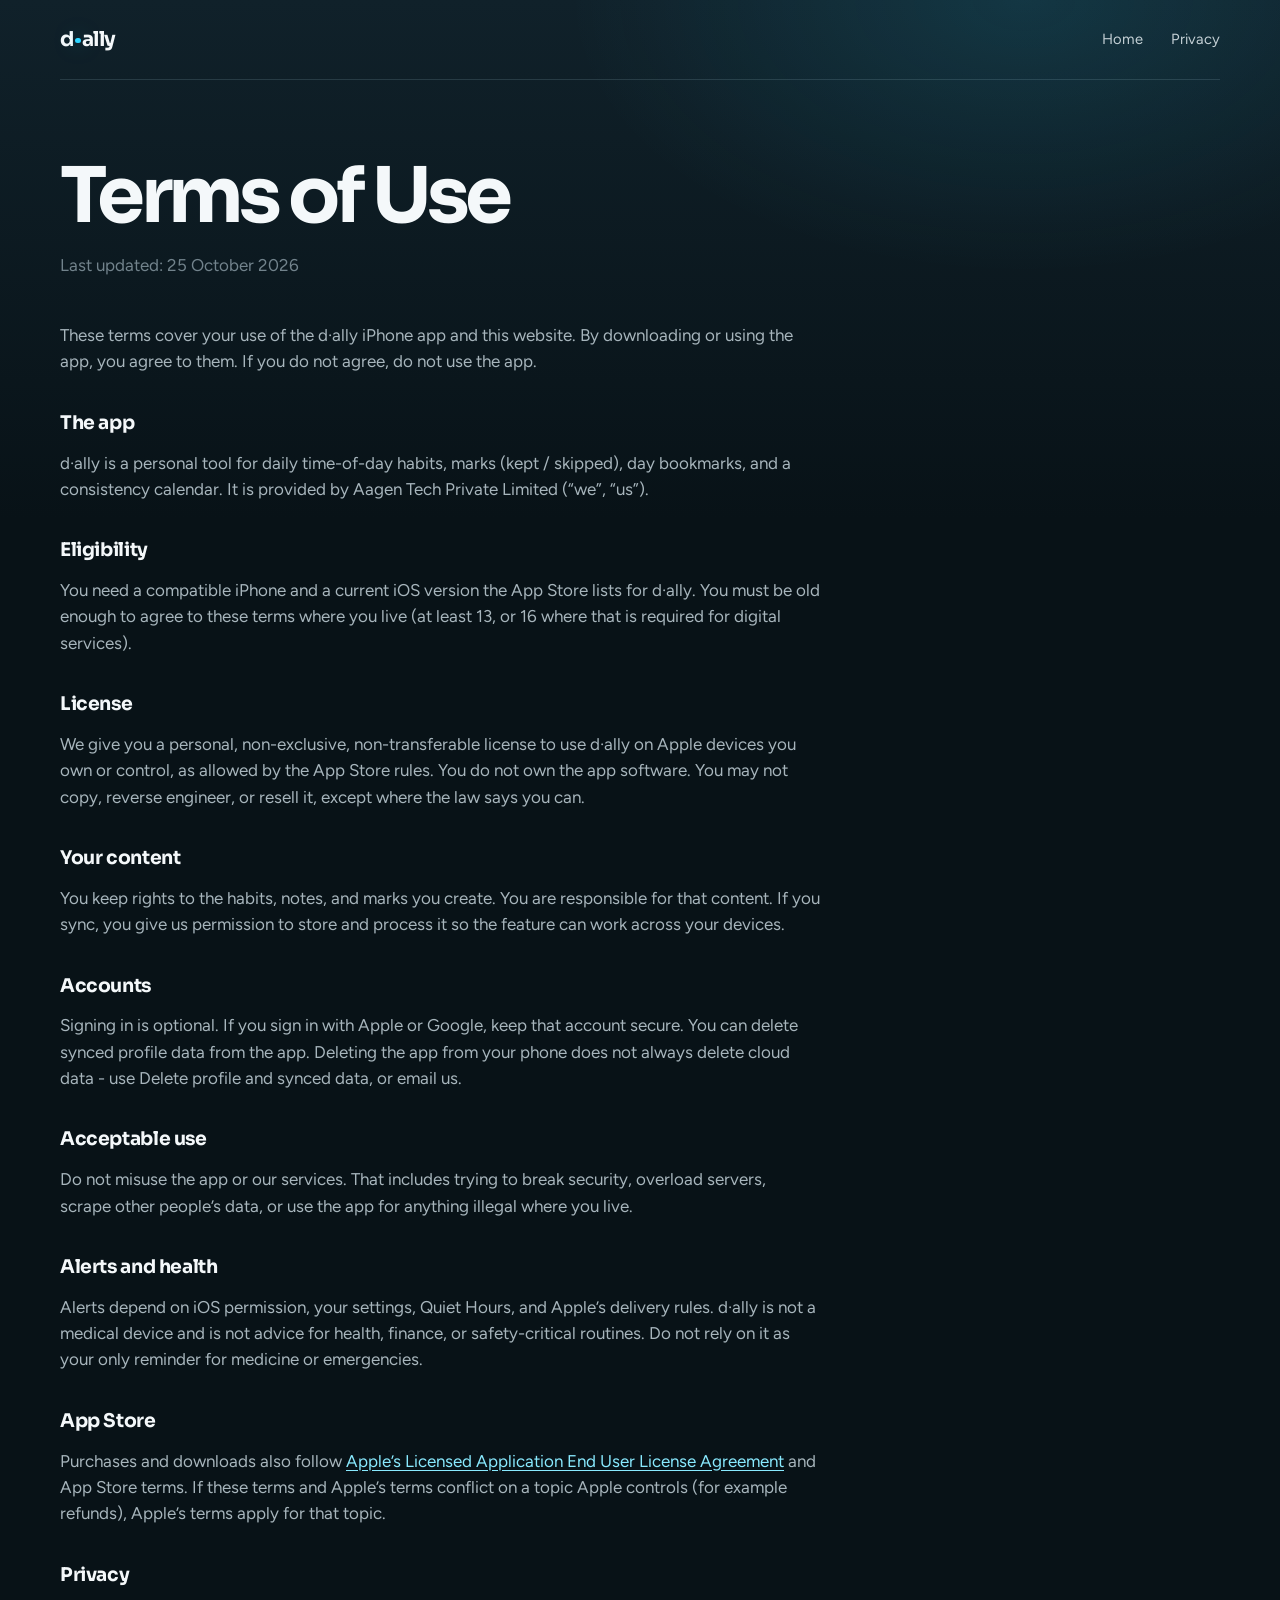
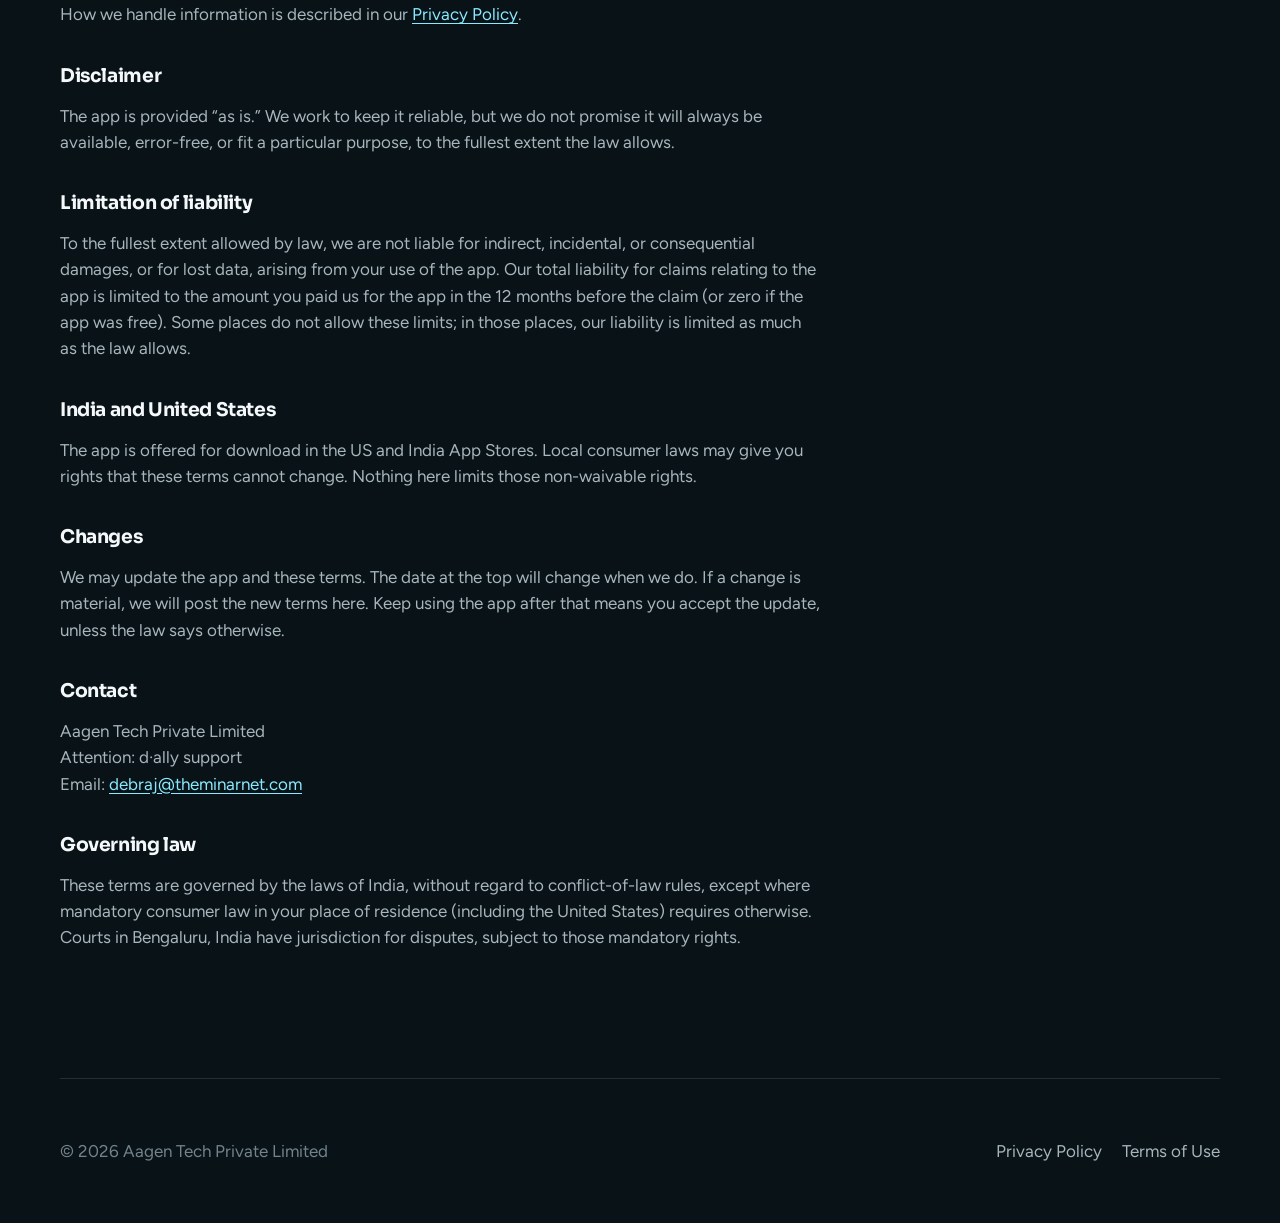
<file: website/terms.html>
<!DOCTYPE html>
<html lang="en">
  <head>
    <meta charset="utf-8" />
    <meta name="viewport" content="width=device-width, initial-scale=1" />
    <title>Terms of Use - d·ally</title>
    <meta name="description" content="Terms of Use for the d·ally iPhone app." />
    <meta name="theme-color" content="#0c0c0e" />
    <link rel="icon" href="assets/favicon.png?v=4" type="image/png" />
    <link rel="apple-touch-icon" href="assets/apple-touch-icon.png?v=4" />
    <link rel="preconnect" href="https://fonts.googleapis.com" />
    <link rel="preconnect" href="https://fonts.gstatic.com" crossorigin />
    <link
      href="https://fonts.googleapis.com/css2?family=Figtree:wght@400;500;600&family=Sora:wght@600;700&display=swap"
      rel="stylesheet"
    />
    <link rel="stylesheet" href="css/site.css?v=2" />
  </head>
  <body>
    <div class="legal-page">
      <div class="wrap">
        <header class="nav">
          <a class="wordmark" href="index.html">d<span class="brand-dot" aria-hidden="true"></span>ally</a>
          <nav class="nav-links" aria-label="Site">
            <a href="index.html">Home</a>
            <a href="privacy.html">Privacy</a>
          </nav>
        </header>

        <article class="legal">
          <h1>Terms of Use</h1>
          <p class="updated">Last updated: 25 October 2026</p>

          <p>
            These terms cover your use of the d·ally iPhone app and this website. By downloading or
            using the app, you agree to them. If you do not agree, do not use the app.
          </p>

          <h2>The app</h2>
          <p>
            d·ally is a personal tool for daily time-of-day habits, marks (kept / skipped), day
            bookmarks, and a consistency calendar. It is provided by Aagen Tech Private Limited
            (“we”, “us”).
          </p>

          <h2>Eligibility</h2>
          <p>
            You need a compatible iPhone and a current iOS version the App Store lists for d·ally.
            You must be old enough to agree to these terms where you live (at least 13, or 16 where
            that is required for digital services).
          </p>

          <h2>License</h2>
          <p>
            We give you a personal, non-exclusive, non-transferable license to use d·ally on Apple
            devices you own or control, as allowed by the App Store rules. You do not own the app
            software. You may not copy, reverse engineer, or resell it, except where the law says
            you can.
          </p>

          <h2>Your content</h2>
          <p>
            You keep rights to the habits, notes, and marks you create. You are responsible for
            that content. If you sync, you give us permission to store and process it so the feature
            can work across your devices.
          </p>

          <h2>Accounts</h2>
          <p>
            Signing in is optional. If you sign in with Apple or Google, keep that account secure.
            You can delete synced profile data from the app. Deleting the app from your phone does
            not always delete cloud data - use Delete profile and synced data, or email us.
          </p>

          <h2>Acceptable use</h2>
          <p>Do not misuse the app or our services. That includes trying to break security, overload servers, scrape other people’s data, or use the app for anything illegal where you live.</p>

          <h2>Alerts and health</h2>
          <p>
            Alerts depend on iOS permission, your settings, Quiet Hours, and Apple’s delivery rules.
            d·ally is not a medical device and is not advice for health, finance, or safety-critical
            routines. Do not rely on it as your only reminder for medicine or emergencies.
          </p>

          <h2>App Store</h2>
          <p>
            Purchases and downloads also follow
            <a href="https://www.apple.com/legal/internet-services/itunes/dev/stdeula/"
              >Apple’s Licensed Application End User License Agreement</a
            >
            and App Store terms. If these terms and Apple’s terms conflict on a topic Apple
            controls (for example refunds), Apple’s terms apply for that topic.
          </p>

          <h2>Privacy</h2>
          <p>
            How we handle information is described in our
            <a href="privacy.html">Privacy Policy</a>.
          </p>

          <h2>Disclaimer</h2>
          <p>
            The app is provided “as is.” We work to keep it reliable, but we do not promise it will
            always be available, error-free, or fit a particular purpose, to the fullest extent the
            law allows.
          </p>

          <h2>Limitation of liability</h2>
          <p>
            To the fullest extent allowed by law, we are not liable for indirect, incidental, or
            consequential damages, or for lost data, arising from your use of the app. Our total
            liability for claims relating to the app is limited to the amount you paid us for the
            app in the 12 months before the claim (or zero if the app was free). Some places do not
            allow these limits; in those places, our liability is limited as much as the law allows.
          </p>

          <h2>India and United States</h2>
          <p>
            The app is offered for download in the US and India App Stores. Local consumer laws may
            give you rights that these terms cannot change. Nothing here limits those non-waivable
            rights.
          </p>

          <h2>Changes</h2>
          <p>
            We may update the app and these terms. The date at the top will change when we do. If a
            change is material, we will post the new terms here. Keep using the app after that means
            you accept the update, unless the law says otherwise.
          </p>

          <h2>Contact</h2>
          <p>
            Aagen Tech Private Limited<br />
            Attention: d·ally support<br />
            Email: <a href="mailto:debraj@theminarnet.com">debraj@theminarnet.com</a>
          </p>

          <h2>Governing law</h2>
          <p>
            These terms are governed by the laws of India, without regard to conflict-of-law rules,
            except where mandatory consumer law in your place of residence (including the United
            States) requires otherwise. Courts in Bengaluru, India have jurisdiction for disputes,
            subject to those mandatory rights.
          </p>
        </article>

        <footer class="footer">
          <div class="footer-row">
            <p>© 2026 Aagen Tech Private Limited</p>
            <nav aria-label="Legal">
              <a href="privacy.html">Privacy Policy</a>
              <a href="terms.html">Terms of Use</a>
            </nav>
          </div>
        </footer>
      </div>
    </div>
  </body>
</html>
</file>
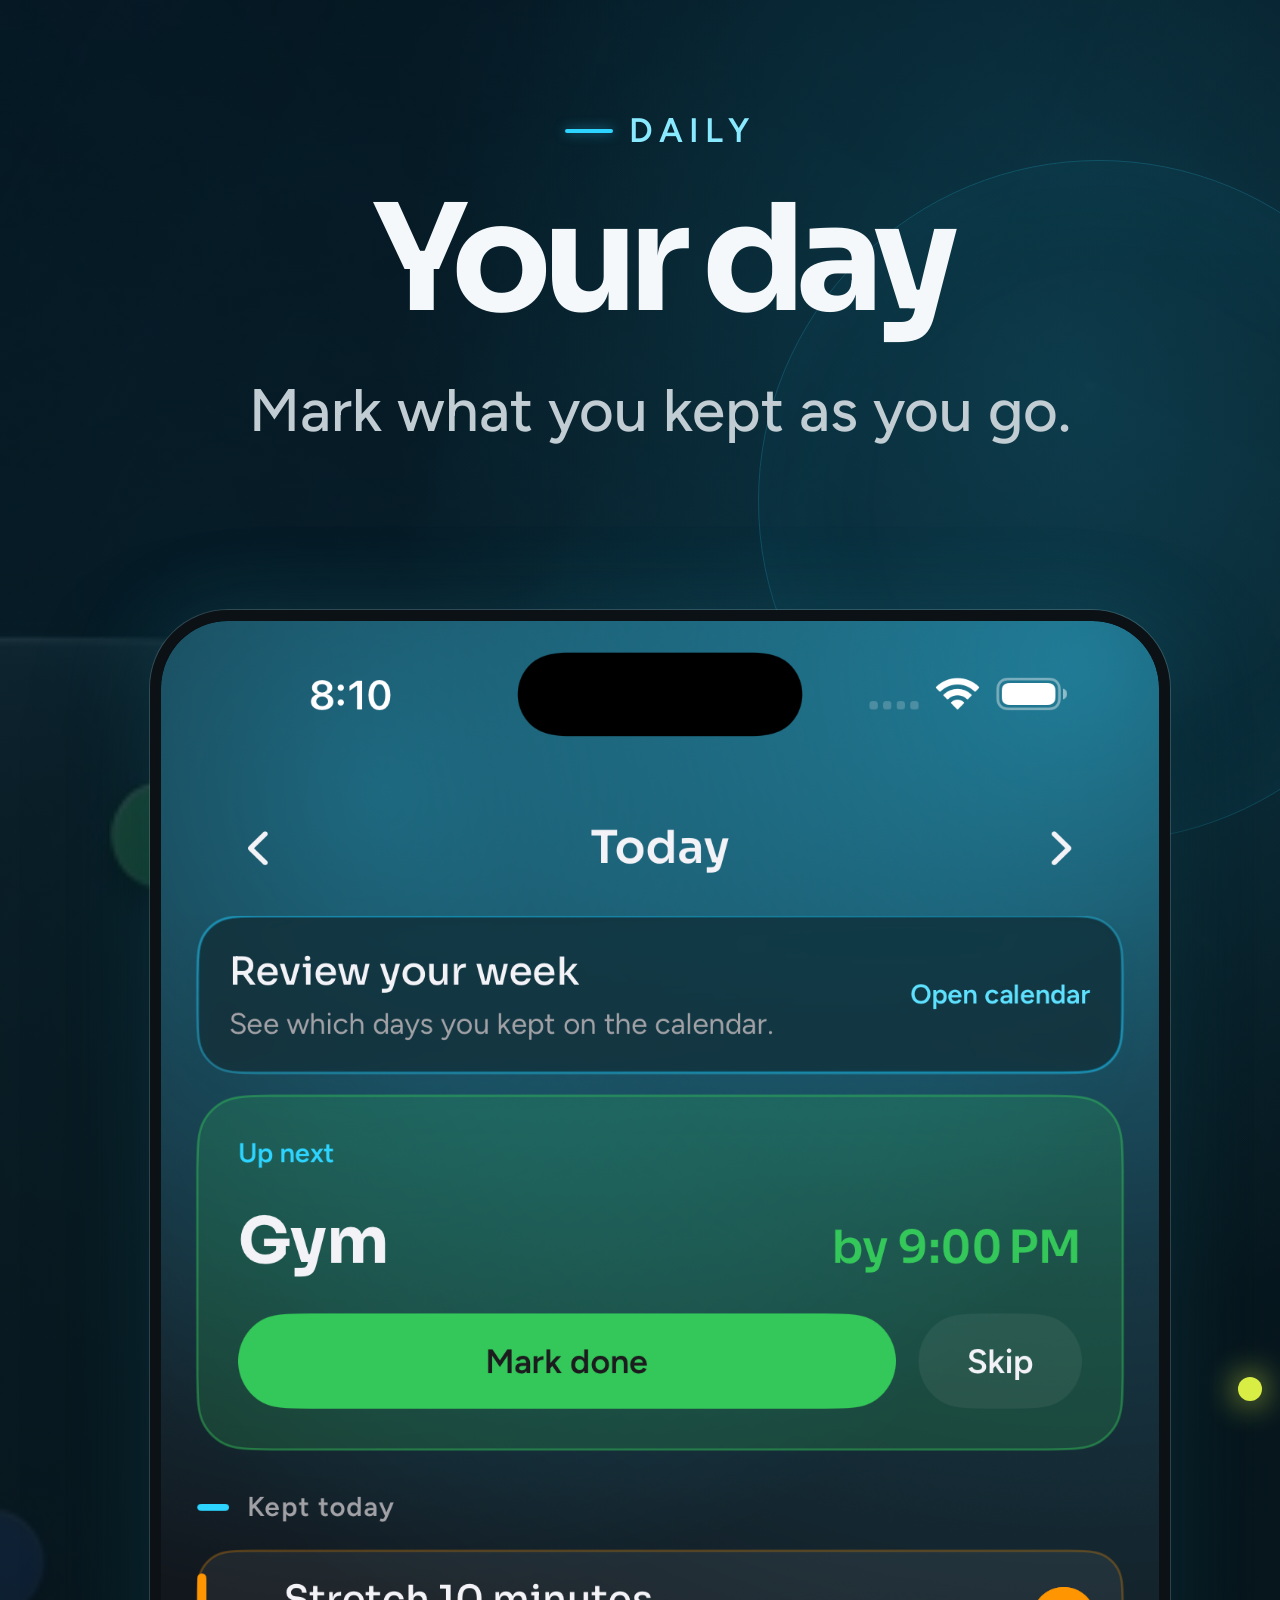
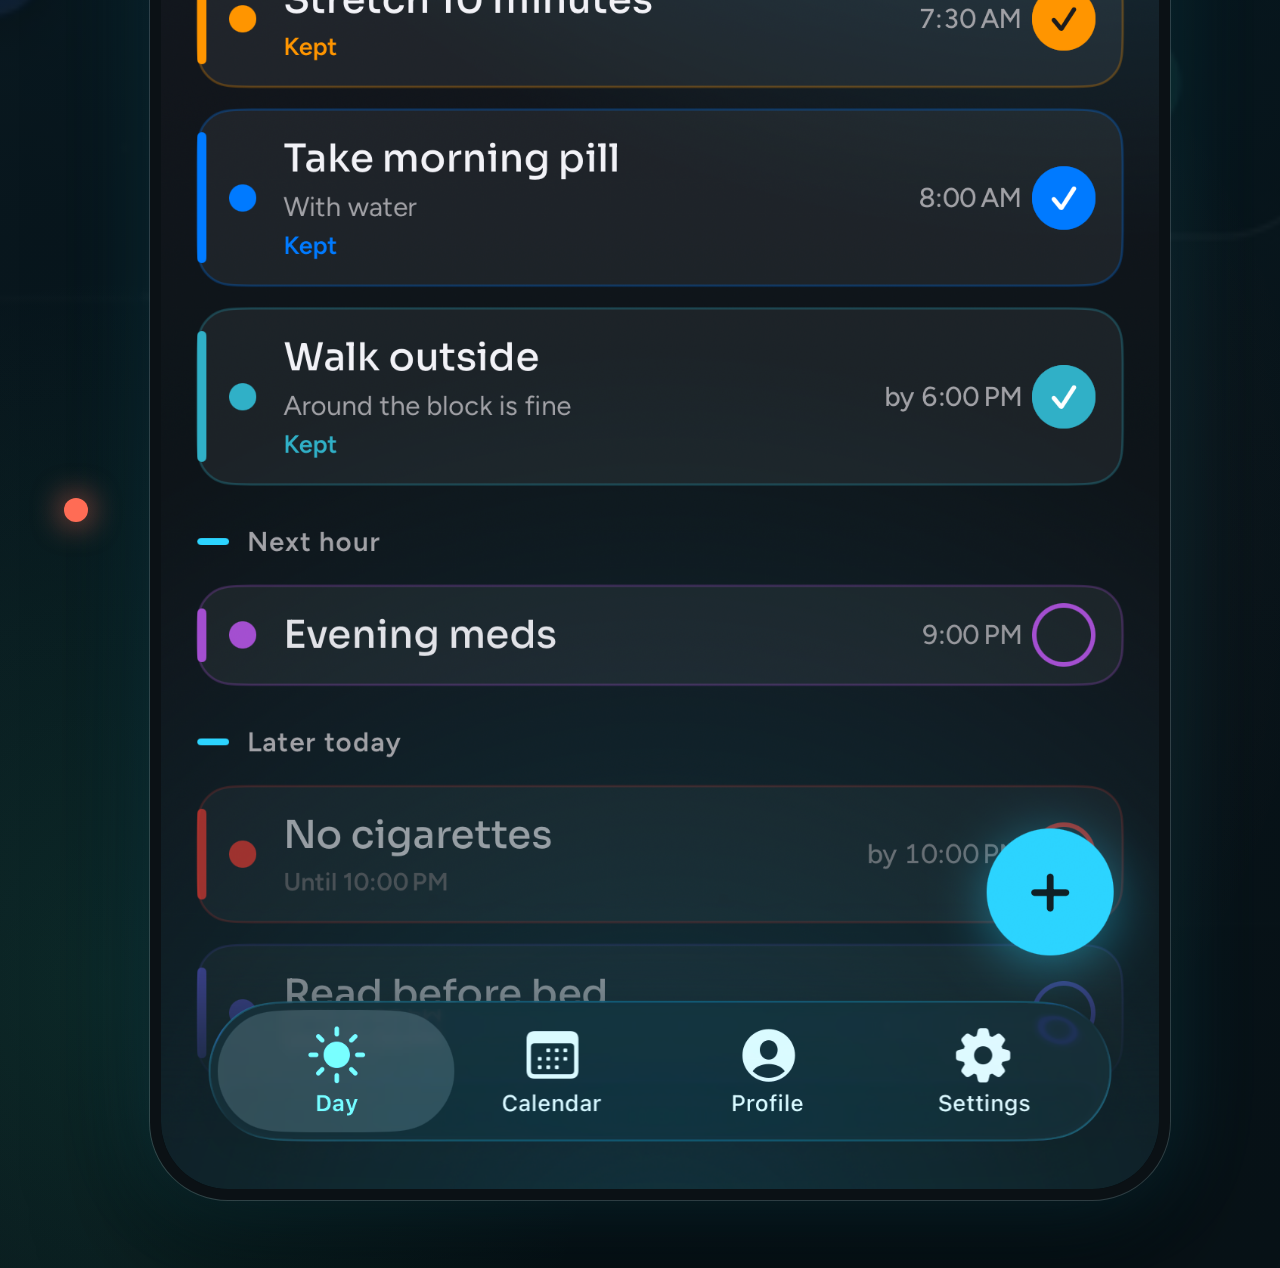
<file: screenshots/asc/frames/01-day.html>
<!DOCTYPE html>
<html lang="en">
<head>
  <meta charset="utf-8" />
        <link rel="stylesheet" href="frame.css?v=7" />
  <style>
    .shot {
      --bg-image: url("../../../website/assets/dally-rhythm.jpg");
    }
  </style>
</head>
<body>
  <div class="shot">
    <div class="copy">
      <p class="eyebrow">Daily</p>
      <h1>Your day</h1>
      <p class="lede">Mark what you kept as you go.</p>
    </div>
    <span class="orbit orbit-a" aria-hidden="true"></span>
    <span class="orbit orbit-b" aria-hidden="true"></span>
    <div class="device-wrap">
      <figure class="phone">
        <img src="../raw/day-dark.png" alt="" />
      </figure>
    </div>
  </div>
</body>
</html>
</file>
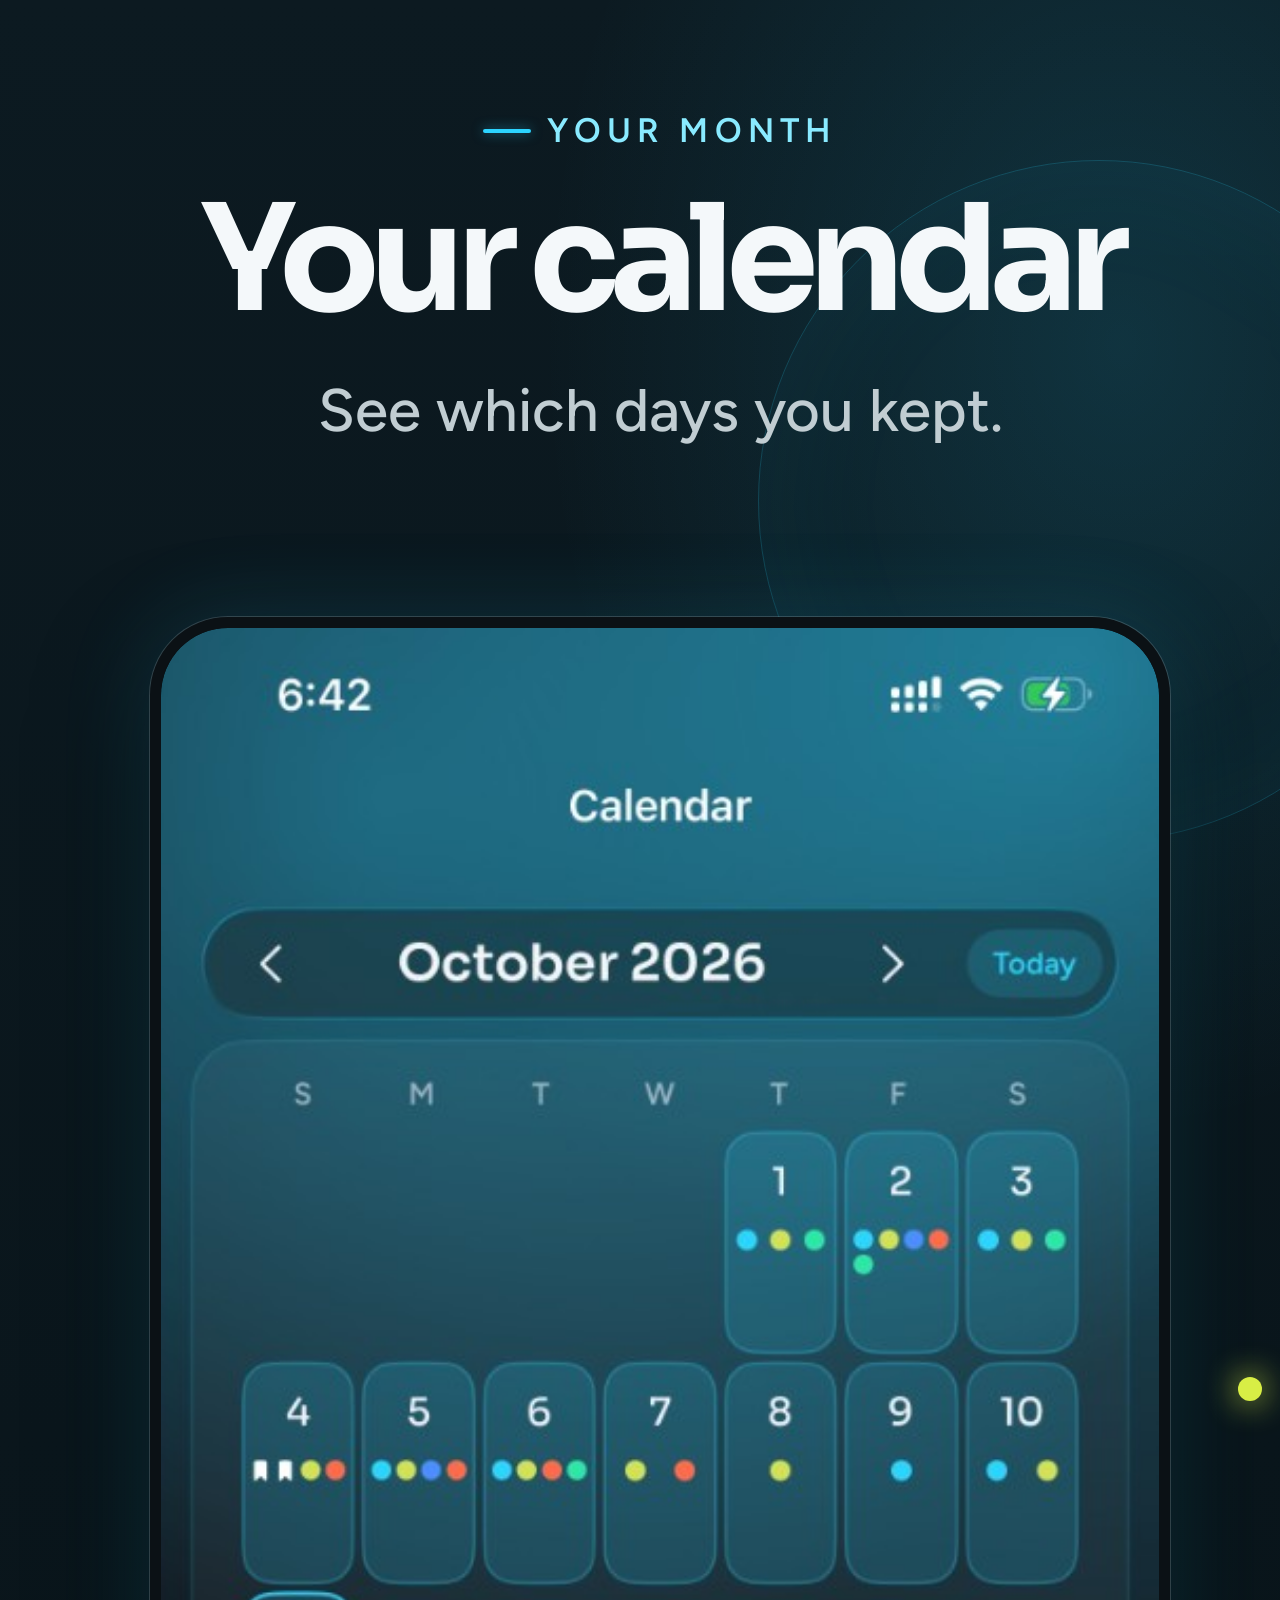
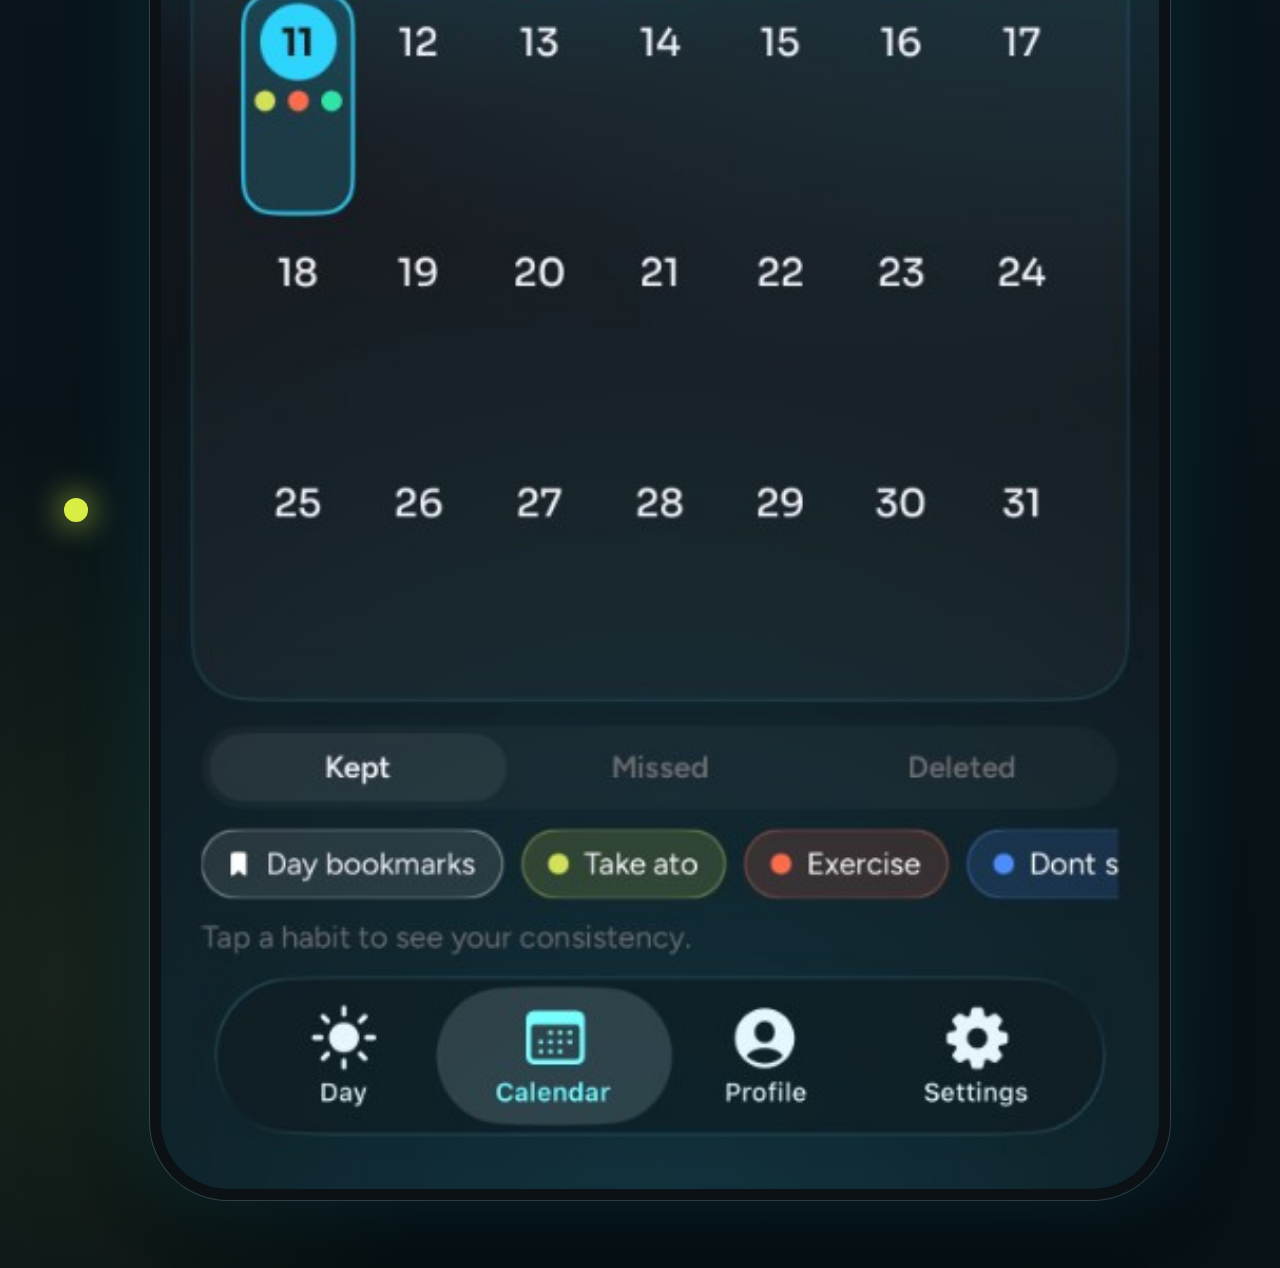
<file: screenshots/asc/frames/02-calendar.html>
<!DOCTYPE html>
<html lang="en">
<head>
  <meta charset="utf-8" />
        <link rel="stylesheet" href="frame.css?v=7" />
  <style>
    .shot {
      background:
        radial-gradient(ellipse 80% 50% at 85% 12%, rgba(44, 212, 255, 0.14), transparent 55%),
        radial-gradient(ellipse 60% 40% at 5% 90%, rgba(216, 238, 69, 0.08), transparent 50%),
        linear-gradient(180deg, #0c1a21 0%, #081217 100%);
    }
  </style>
</head>
<body>
  <div class="shot">
    <div class="copy">
      <p class="eyebrow">Your month</p>
      <h1>Your calendar</h1>
      <p class="lede">See which days you kept.</p>
    </div>
    <span class="orbit orbit-a" aria-hidden="true"></span>
    <span class="orbit orbit-b" style="color:#d8ee45;background:#d8ee45" aria-hidden="true"></span>
    <div class="device-wrap">
      <figure class="phone">
        <img src="../../../website/assets/app-calendar.png" alt="" />
      </figure>
    </div>
  </div>
</body>
</html>
</file>
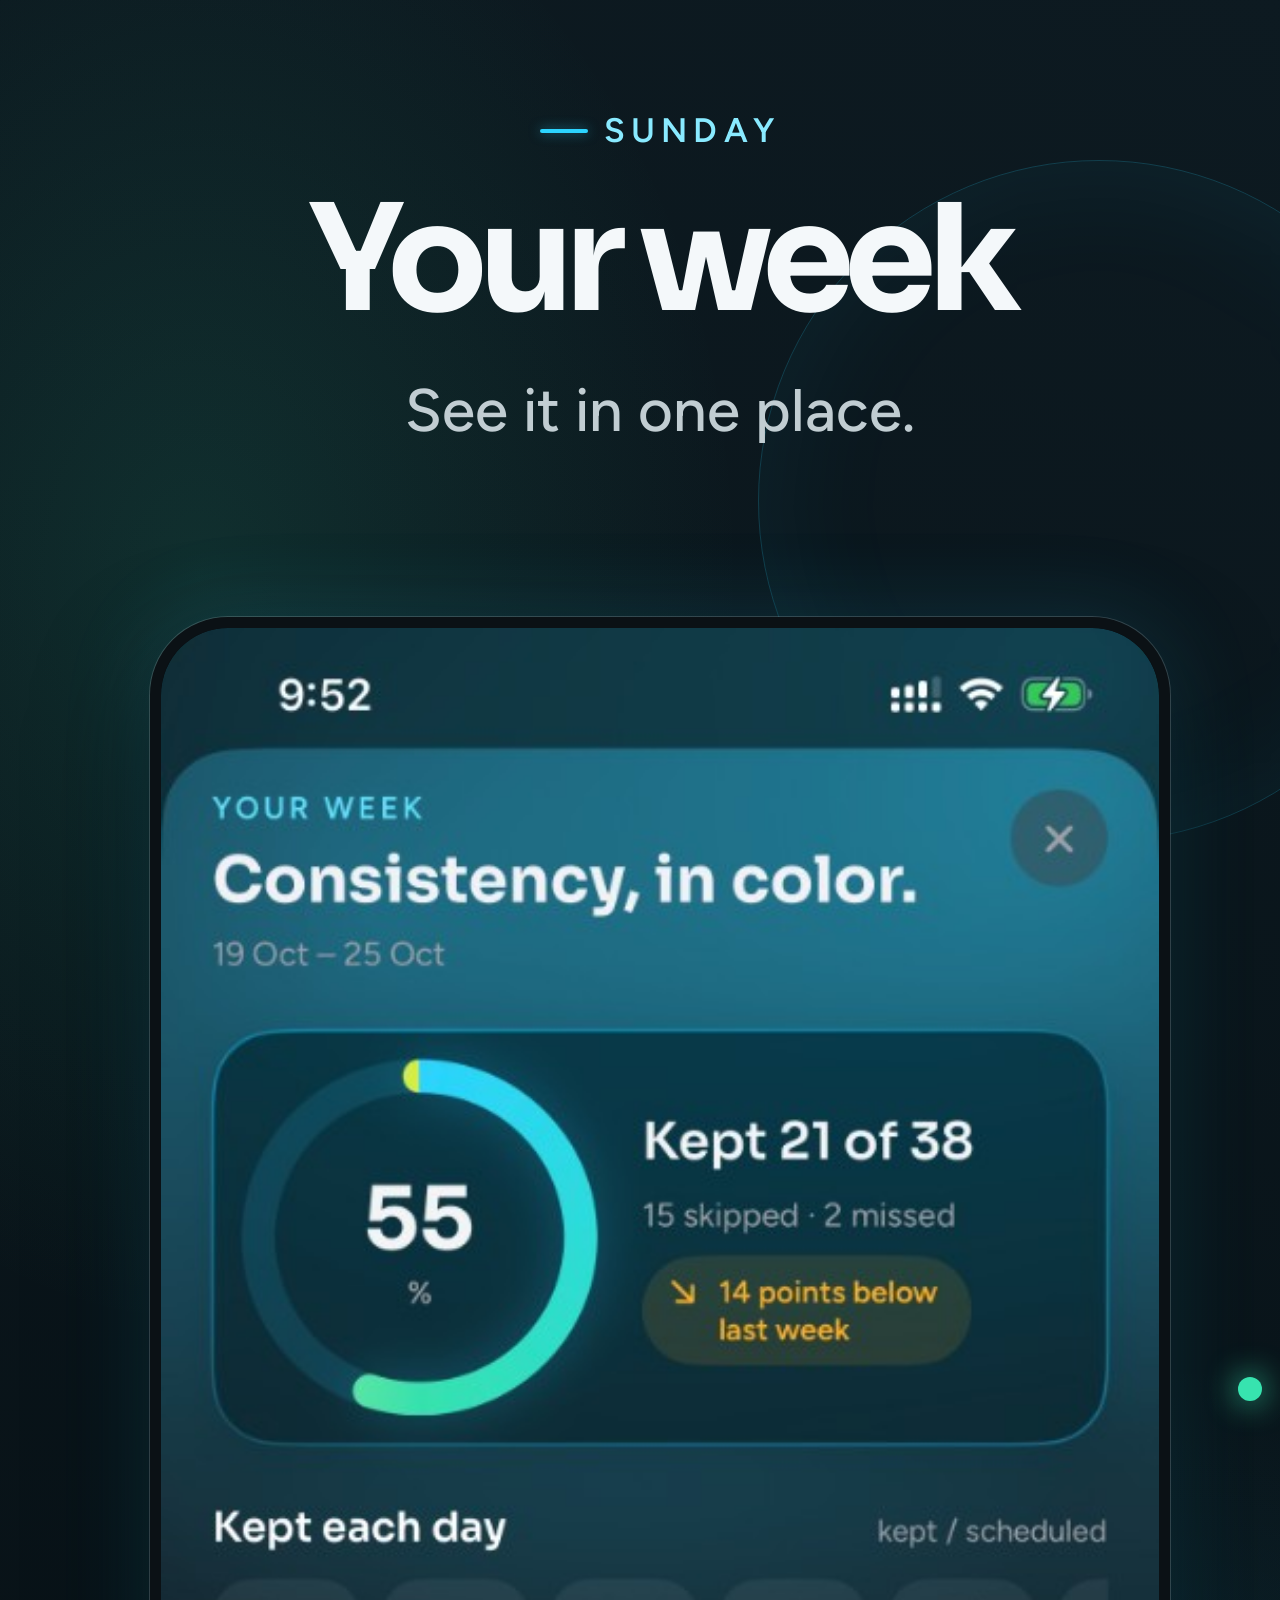
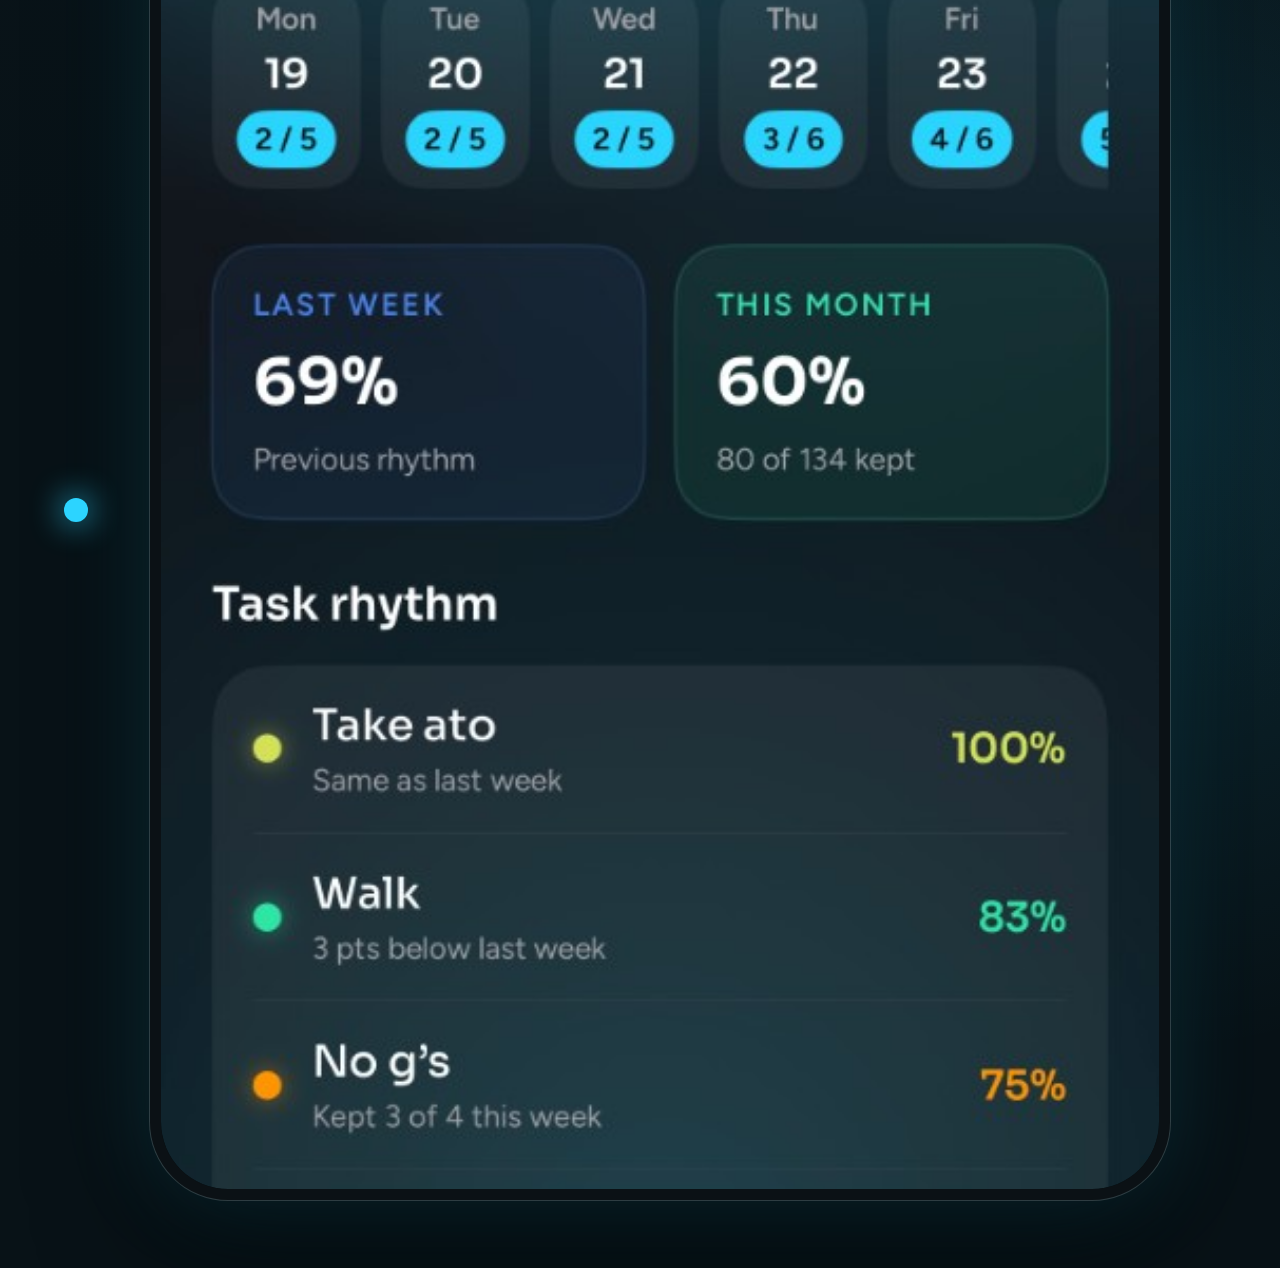
<file: screenshots/asc/frames/03-week.html>
<!DOCTYPE html>
<html lang="en">
<head>
  <meta charset="utf-8" />
        <link rel="stylesheet" href="frame.css?v=7" />
  <style>
    .shot {
      background:
        radial-gradient(ellipse 75% 48% at 15% 20%, rgba(55, 227, 175, 0.12), transparent 55%),
        radial-gradient(ellipse 70% 45% at 90% 70%, rgba(44, 212, 255, 0.12), transparent 50%),
        linear-gradient(200deg, #0d1a21 0%, #081217 70%);
    }
  </style>
</head>
<body>
  <div class="shot">
    <div class="copy">
      <p class="eyebrow">Sunday</p>
      <h1>Your week</h1>
      <p class="lede">See it in one place.</p>
    </div>
    <span class="orbit orbit-a" style="color:#37e3af;background:#37e3af" aria-hidden="true"></span>
    <span class="orbit orbit-b" style="color:#2cd4ff;background:#2cd4ff" aria-hidden="true"></span>
    <div class="device-wrap">
      <figure class="phone">
        <img src="../../../website/assets/app-week.jpg" alt="" />
      </figure>
    </div>
  </div>
</body>
</html>
</file>
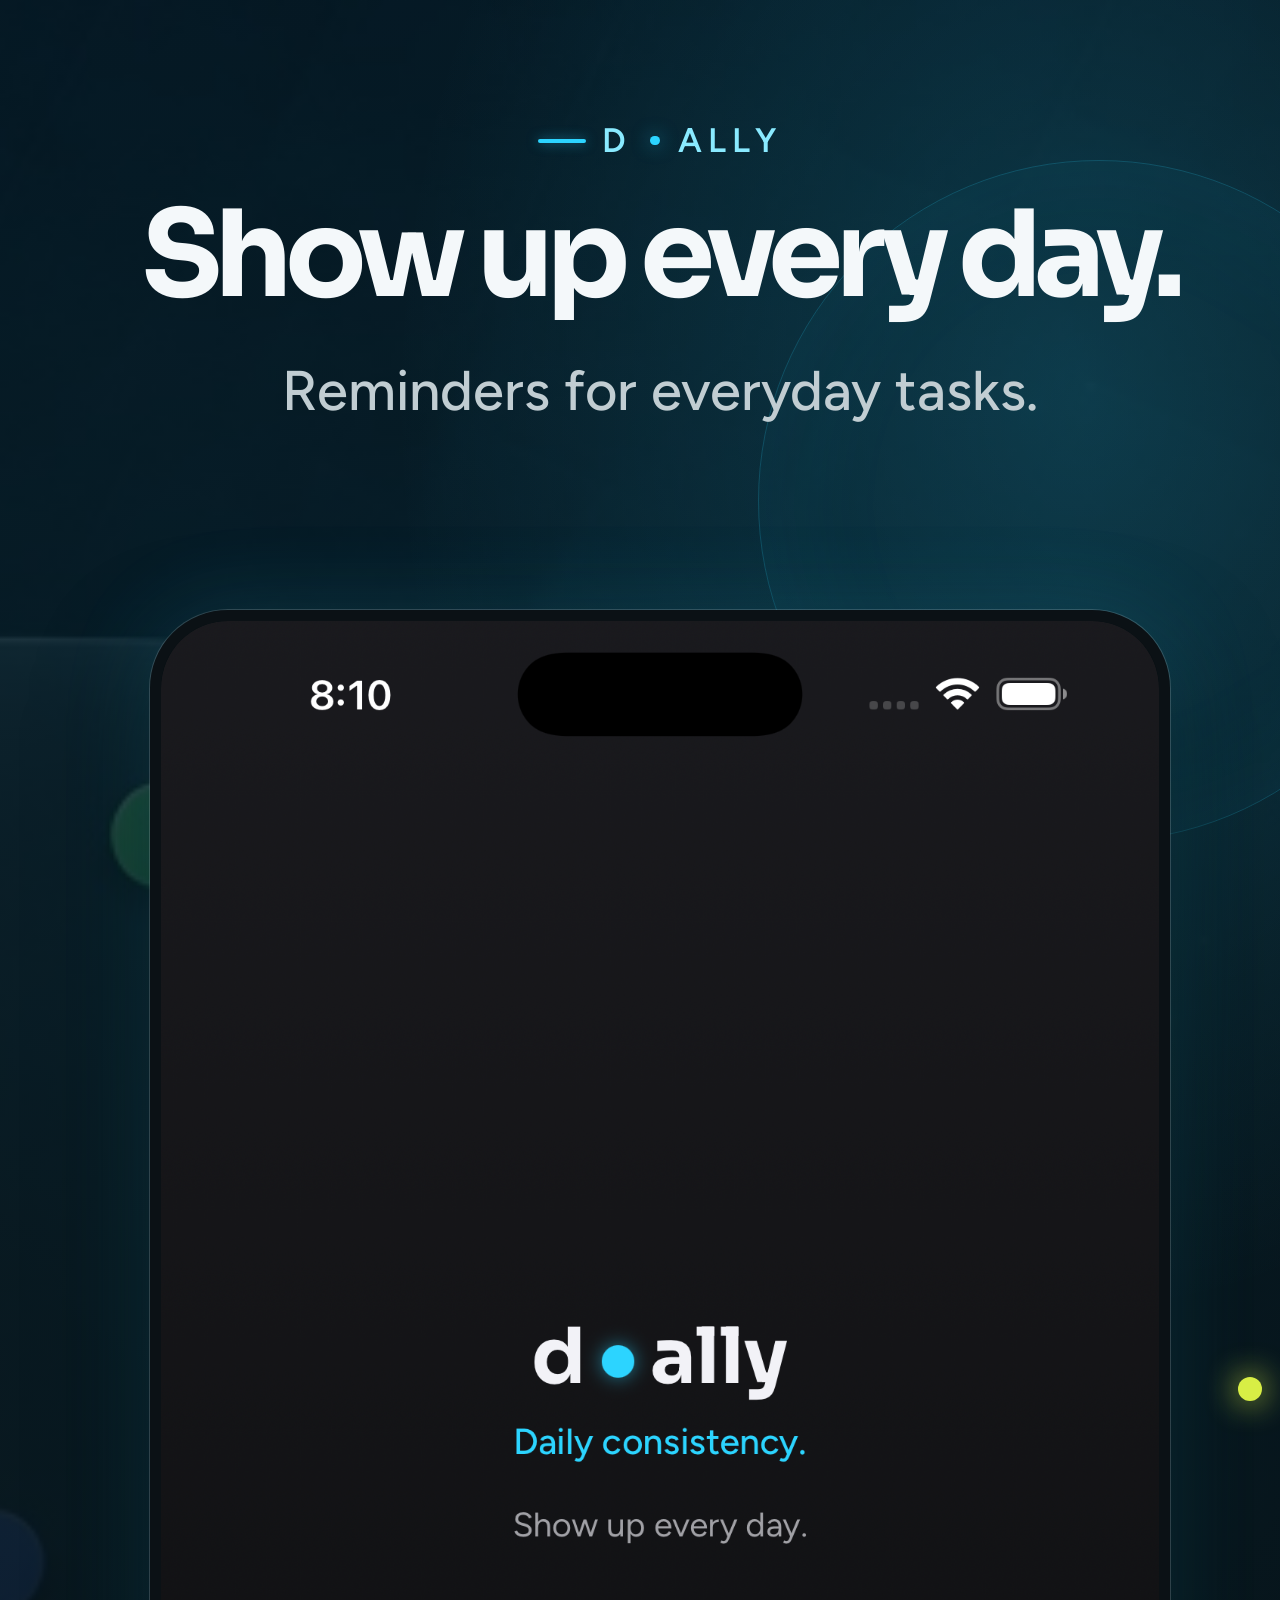
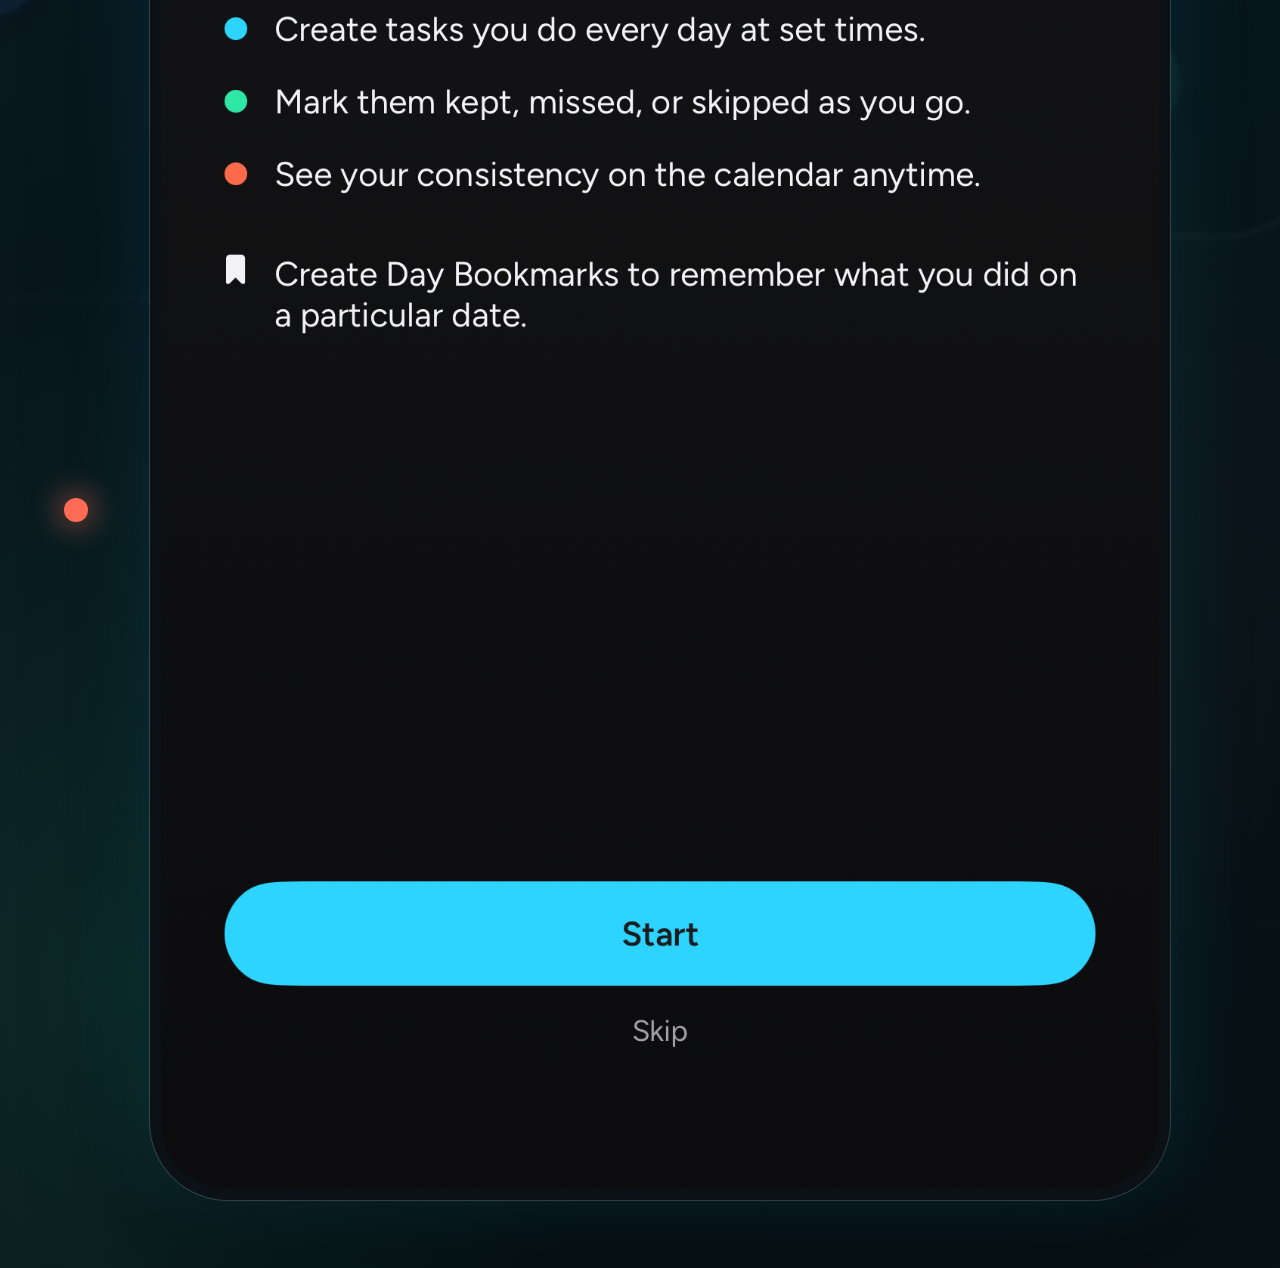
<file: screenshots/asc/frames/04-welcome.html>
<!DOCTYPE html>
<html lang="en">
<head>
  <meta charset="utf-8" />
        <link rel="stylesheet" href="frame.css?v=7" />
  <style>
    .shot {
      --bg-image: url("../../../website/assets/dally-rhythm.jpg");
    }
    .copy { top: 130px; }
    .lede { max-width: 16em; }
  </style>
</head>
<body>
  <div class="shot welcome">
    <div class="copy">
      <p class="eyebrow">d<span style="display:inline-block;width:.28em;height:.28em;margin:0 .06em;border-radius:50%;background:#2cd4ff;box-shadow:0 0 18px rgba(44,212,255,.55);vertical-align:middle"></span>ally</p>
      <h1>Show up every day.</h1>
      <p class="lede">Reminders for everyday tasks.</p>
    </div>
    <span class="orbit orbit-a" aria-hidden="true"></span>
    <span class="orbit orbit-b" aria-hidden="true"></span>
    <div class="device-wrap">
      <figure class="phone">
        <img src="../raw/welcome.png" alt="" />
      </figure>
    </div>
  </div>
</body>
</html>
</file>
<file: website/css/site.css>
:root {
  --night: #081217;
  --deep: #0d1a21;
  --panel: #12242d;
  --ink: #f4f8fa;
  --muted: #a7b5bc;
  --dim: #72838c;
  --cyan: #2cd4ff;
  --cyan-soft: #89eaff;
  --lime: #d8ee45;
  --coral: #ff6c55;
  --mint: #37e3af;
  --blue: #4b84ed;
  --line: rgba(184, 227, 239, 0.14);
  --font-display: "Sora", system-ui, sans-serif;
  --font-body: "Figtree", system-ui, sans-serif;
  --max: 1160px;
}

*, *::before, *::after { box-sizing: border-box; }
html { scroll-behavior: smooth; }
body {
  margin: 0;
  color: var(--ink);
  background: var(--night);
  font-family: var(--font-body);
  font-size: 17px;
  line-height: 1.55;
  -webkit-font-smoothing: antialiased;
}
img { display: block; max-width: 100%; }
a { color: inherit; text-decoration: none; }
.wrap { width: min(calc(100% - 48px), var(--max)); margin-inline: auto; }
.skip { position: fixed; left: -9999px; top: 12px; z-index: 99; }
.skip:focus { left: 12px; padding: 8px 12px; border-radius: 10px; color: #071217; background: var(--cyan); }

.site-header {
  position: absolute;
  inset: 0 0 auto;
  z-index: 10;
}
.nav {
  min-height: 80px;
  display: flex;
  align-items: center;
  justify-content: space-between;
}
.wordmark {
  display: inline-flex;
  align-items: center;
  font: 700 1.28rem/1 var(--font-display);
  letter-spacing: -0.04em;
}
.brand-dot {
  width: .28em;
  height: .28em;
  margin: .1em .08em 0;
  border-radius: 50%;
  background: var(--cyan);
  box-shadow: 0 0 20px rgba(44, 212, 255, .55);
}
.nav-links { display: flex; gap: 28px; color: #c4d0d5; font-size: .92rem; }
.nav-links a, .footer a, .quiet-card a { transition: color .18s ease; }
.nav-links a:hover, .footer a:hover, .quiet-card a:hover { color: var(--cyan-soft); }

.hero {
  position: relative;
  height: 100vh;
  height: 100svh;
  min-height: 100vh;
  min-height: 100svh;
  overflow: hidden;
  background:
    linear-gradient(90deg, rgba(7, 18, 24, .98) 0%, rgba(7, 18, 24, .94) 43%, rgba(7, 18, 24, .44) 100%),
    url("../assets/dally-rhythm.jpg") center/cover no-repeat;
}
.hero::after {
  content: "";
  position: absolute;
  inset: auto 0 0;
  height: 90px;
  background: linear-gradient(transparent, var(--night));
  pointer-events: none;
}
.hero-art {
  position: absolute;
  width: 560px;
  height: 560px;
  right: 3%;
  top: 16%;
  border-radius: 50%;
  border: 1px solid rgba(44, 212, 255, .16);
  box-shadow: inset 0 0 100px rgba(44, 212, 255, .05);
}
.hero-grid {
  position: relative;
  z-index: 2;
  height: 100%;
  display: grid;
  grid-template-columns: minmax(0, 1.15fr) minmax(180px, 340px);
  gap: clamp(20px, 4vw, 72px);
  align-items: center;
  padding-top: 76px;
  padding-bottom: 56px;
}
.hero-copy { width: min(100%, 40rem); }
.eyebrow {
  display: flex;
  align-items: center;
  gap: 10px;
  margin: 0 0 clamp(10px, 1.6vh, 18px);
  color: var(--cyan-soft);
  font-size: .76rem;
  font-weight: 600;
  letter-spacing: .15em;
  text-transform: uppercase;
}
.eyebrow span { width: 28px; height: 2px; background: var(--cyan); }
h1, h2, h3 { font-family: var(--font-display); }
h1 { margin: 0; font-family: var(--font-display); letter-spacing: -.065em; }
.hero h1 {
  max-width: 12em;
  /* Match section h2 scale on desktop */
  font-size: clamp(2.4rem, 5vw, 4.6rem);
  line-height: 1.05;
  letter-spacing: -.055em;
  text-wrap: balance;
}
.lede {
  max-width: 36rem;
  margin: clamp(12px, 2vh, 26px) 0 clamp(14px, 2.2vh, 28px);
  color: #c1cdd2;
  font-size: clamp(.98rem, min(1.6vw, 2.3vh), 1.2rem);
}
.cta-row { display: flex; flex-wrap: wrap; align-items: center; gap: 18px; }
.store-button {
  min-width: 195px;
  min-height: 62px;
  display: inline-flex;
  align-items: center;
  gap: 12px;
  padding: 9px 21px;
  border: 1px solid rgba(255, 255, 255, .24);
  border-radius: 15px;
  color: white;
  background: #070b0d;
  box-shadow: 0 14px 34px rgba(0, 0, 0, .28);
  transition: transform .18s ease, border-color .18s ease;
}
.store-button:hover { transform: translateY(-2px); border-color: var(--cyan); }
.store-button svg { width: 25px; height: 31px; flex: none; }
.store-button span { display: flex; flex-direction: column; font: 600 1.18rem/1.05 var(--font-display); }
.store-button small { margin-bottom: 3px; font: 500 .65rem/1 var(--font-body); letter-spacing: .02em; }
.availability { color: var(--muted); font-size: .9rem; }
.hero-device {
  position: relative;
  justify-self: end;
  height: 100%;
  min-height: 0;
  display: flex;
  align-items: center;
  justify-content: flex-end;
}
.phone {
  margin: 0;
  overflow: hidden;
  border: 7px solid #0b1115;
  border-radius: 46px;
  background: #071014;
  box-shadow: 0 42px 90px rgba(0, 0, 0, .55), 0 0 0 1px rgba(255, 255, 255, .16), 0 0 70px rgba(44, 212, 255, .14);
}
.phone img { width: 100%; height: auto; }
.phone-main {
  position: relative;
  z-index: 2;
  width: auto;
  max-width: 100%;
  height: auto;
  transform: none;
}
.phone-main img {
  width: auto;
  height: auto;
  max-width: 100%;
  max-height: min(72svh, calc(100svh - 150px));
}
.orbit { position: absolute; z-index: 3; width: 16px; height: 16px; border-radius: 50%; box-shadow: 0 0 22px currentColor; }
.orbit-one { top: 18%; right: -28px; color: var(--lime); background: var(--lime); }
.orbit-two { bottom: 18%; left: -42px; color: var(--coral); background: var(--coral); }
.down {
  position: absolute;
  z-index: 3;
  left: 50%;
  bottom: 34px;
  color: var(--dim);
  font-size: .86rem;
  transform: translateX(-50%);
}
.down span { margin-left: 8px; color: var(--cyan); }

.rhythm { padding: 126px 0 140px; }
.section-intro { margin-bottom: 52px; }
h2 { margin: 0; font-size: clamp(2.4rem, 5vw, 4.6rem); line-height: 1.05; letter-spacing: -.055em; }
.steps {
  display: grid;
  grid-template-columns: repeat(3, 1fr);
  gap: 18px;
  margin: 0;
  padding: 0;
  list-style: none;
}
.steps li {
  min-height: 250px;
  display: flex;
  flex-direction: column;
  justify-content: space-between;
  padding: 26px;
  border: 1px solid var(--line);
  border-radius: 26px;
  background: linear-gradient(145deg, rgba(22, 48, 59, .84), rgba(12, 27, 34, .72));
}
.steps strong { color: var(--cyan); font: 600 .8rem var(--font-display); letter-spacing: .1em; }
.steps h3 { margin: 0 0 9px; font-size: 1.22rem; }
.steps p { margin: 0; color: var(--muted); max-width: 25ch; }
.steps li:nth-child(2) strong { color: var(--coral); }
.steps li:nth-child(3) strong { color: var(--mint); }

.inside {
  position: relative;
  overflow: hidden;
  background: #0c1a21;
  border-block: 1px solid var(--line);
}
.inside::before {
  content: "";
  position: absolute;
  width: 700px;
  height: 700px;
  right: -180px;
  top: 0;
  border-radius: 50%;
  background: rgba(44, 212, 255, .09);
  filter: blur(90px);
}
.showcase {
  position: relative;
  display: grid;
  grid-template-columns: minmax(0, 1fr) 360px;
  gap: 100px;
  align-items: center;
  min-height: 900px;
  padding-block: 80px;
}
.showcase-copy > p:not(.eyebrow) { max-width: 510px; margin: 28px 0; color: var(--muted); font-size: 1.1rem; }
.phone-calendar { width: 330px; justify-self: end; transform: rotate(-1.5deg); }
.showcase-reverse { grid-template-columns: 360px minmax(0, 1fr); }
.phone-week { width: 330px; justify-self: start; transform: rotate(1.5deg); }
.week-points { max-width: 34rem; margin: 0; padding: 0; list-style: none; display: grid; gap: 12px; color: #c2cdd2; }
.week-points li { display: grid; grid-template-columns: 10px 1fr; gap: 12px; align-items: start; }
.week-points li::before { content: ""; width: 10px; height: 10px; margin-top: 8px; border-radius: 50%; background: var(--cyan); box-shadow: 0 0 12px rgba(44, 212, 255, .45); }
.week-points li:nth-child(2)::before { background: var(--lime); box-shadow: 0 0 12px rgba(216, 238, 69, .35); }
.week-points li:nth-child(3)::before { background: var(--blue); box-shadow: 0 0 12px rgba(75, 132, 237, .4); }
.week-points li:nth-child(4)::before { background: var(--mint); box-shadow: 0 0 12px rgba(55, 227, 175, .4); }
.legend { display: flex; flex-wrap: wrap; gap: 12px 20px; max-width: 520px; padding-top: 12px; color: #c2cdd2; font-size: .9rem; }
.legend span { display: flex; align-items: center; gap: 8px; }
.dot, .ring { display: inline-block; width: 10px; height: 10px; border-radius: 50%; }
.lime { background: var(--lime); }
.coral { background: var(--coral); }
.mint { background: var(--mint); }
.ring { border: 2px solid #d6e4e8; }

.quiet { padding: 120px 0; }
.quiet-card {
  position: relative;
  min-height: 470px;
  display: flex;
  flex-direction: column;
  justify-content: center;
  padding: 68px;
  overflow: hidden;
  border: 1px solid var(--line);
  border-radius: 36px;
  background:
    linear-gradient(90deg, rgba(8, 19, 25, .98), rgba(8, 19, 25, .45)),
    url("../assets/dally-rhythm.jpg") center/cover;
}
.quiet-card::after { content: ""; position: absolute; inset: 0; box-shadow: inset 0 0 100px rgba(5, 13, 17, .55); pointer-events: none; }
.quiet-card > * { position: relative; z-index: 1; }
.quiet-card h2 { max-width: 760px; }
.quiet-card > p:not(.eyebrow) { max-width: 520px; margin: 24px 0; color: #bdcbd1; }
.quiet-card a { color: var(--cyan-soft); font-weight: 600; }

.get { padding: 60px 0 100px; }
.get-inner {
  display: flex;
  align-items: center;
  justify-content: space-between;
  gap: 40px;
  padding: 58px 62px;
  border-radius: 30px;
  color: #071217;
  background: var(--cyan);
}
.get .eyebrow { color: #174b5a; }
.get .eyebrow span { background: #174b5a; }
.get h2 { font-size: clamp(2.4rem, 4vw, 4rem); }
.get p:not(.eyebrow) { margin: 14px 0 0; color: #174b5a; }
.store-button.light { flex: none; }

.footer { padding: 42px 0; border-top: 1px solid var(--line); color: var(--dim); }
.footer-grid { display: grid; grid-template-columns: 1fr auto; gap: 26px; align-items: start; }
.footer-grid > div p { margin: 12px 0 0; }
.footer nav { display: flex; gap: 22px; color: var(--muted); }
.copyright { grid-column: 1 / -1; margin: 0; padding-top: 22px; border-top: 1px solid rgba(255, 255, 255, .07); font-size: .84rem; }

/* Legal pages */
.legal-page {
  min-height: 100svh;
  background:
    radial-gradient(700px 420px at 80% 0%, rgba(44, 212, 255, .12), transparent 65%),
    linear-gradient(180deg, #10212a, var(--night) 520px);
}
.legal-page .nav { border-bottom: 1px solid var(--line); }
.legal { max-width: 760px; padding: 78px 0 110px; }
.legal h1 { margin: 0; font-size: clamp(2.6rem, 6vw, 4.8rem); line-height: 1; letter-spacing: -.06em; }
.legal .updated { margin: 17px 0 44px; color: var(--dim); }
.legal h2 { margin: 38px 0 10px; font-size: 1.18rem; letter-spacing: -.02em; }
.legal p, .legal li { color: var(--muted); }
.legal ul { padding-left: 1.2rem; }
.legal a { color: var(--cyan-soft); text-decoration: underline; text-underline-offset: 3px; }
.legal-page .footer { margin-top: 0; }
.legal-page .footer-row { display: flex; justify-content: space-between; align-items: center; gap: 20px; }
.legal-page .footer-row nav { display: flex; gap: 20px; }

@media (prefers-reduced-motion: no-preference) {
  .hero-copy { animation: rise .8s ease both; }
  .phone-main { animation: settle .9s .08s ease both; }
  .orbit { animation: float 4s ease-in-out infinite; }
  .orbit-two { animation-delay: -2s; }
}
@keyframes rise { from { opacity: 0; transform: translateY(18px); } }
@keyframes settle { from { opacity: 0; transform: rotate(2deg) translateY(26px); } }
@keyframes float { 50% { transform: translateY(-14px); } }

/* Short desktop windows: keep copy + store in view without the mobile redesign. */
@media (max-height: 720px) and (min-width: 861px) {
  .hero-grid {
    grid-template-columns: minmax(0, 1.2fr) minmax(160px, 280px);
    gap: 28px;
    padding-top: 64px;
    padding-bottom: 28px;
  }
  .hero h1 { font-size: clamp(2.1rem, 4.2vw, 3.4rem); }
  .phone-main img { max-height: min(68svh, calc(100svh - 120px)); }
  .down { display: none; }
}

@media (max-width: 860px) {
  .hero {
    height: auto;
    min-height: 100svh;
    overflow: clip;
    background:
      linear-gradient(180deg, rgba(7, 18, 24, .96) 0%, rgba(7, 18, 24, .88) 42%, rgba(7, 18, 24, .55) 100%),
      url("../assets/dally-rhythm.jpg") 65% center / cover no-repeat;
  }
  .hero::after { height: 72px; }
  .hero-grid {
    height: auto;
    min-height: 100svh;
    grid-template-columns: 1fr;
    grid-template-rows: auto auto;
    align-content: start;
    justify-items: stretch;
    gap: 28px;
    padding: 136px 0 36px;
    text-align: left;
  }
  .hero-copy {
    width: 100%;
    max-width: 34rem;
    margin-inline: 0;
  }
  .hero .eyebrow { display: none; }
  .hero h1 {
    max-width: 11.5em;
    font-size: clamp(1.95rem, 7.6vw, 2.55rem);
    line-height: 1.04;
  }
  .lede {
    max-width: 30rem;
    margin: 14px 0 22px;
    font-size: 1.05rem;
    line-height: 1.45;
  }
  .cta-row {
    flex-direction: column;
    align-items: flex-start;
    gap: 12px;
  }
  .store-button {
    width: min(100%, 230px);
    min-height: 58px;
  }
  .availability { font-size: .88rem; }
  .hero-device {
    justify-self: center;
    justify-content: center;
    width: 100%;
    height: auto;
    padding-top: 4px;
  }
  .hero-art,
  .down,
  .orbit { display: none; }
  .phone {
    border-width: 5px;
    border-radius: 34px;
    box-shadow: 0 28px 60px rgba(0, 0, 0, .5), 0 0 0 1px rgba(255, 255, 255, .14);
  }
  .phone-main {
    width: min(68vw, 268px);
    margin-inline: auto;
  }
  .phone-main img {
    width: 100%;
    max-height: none;
    height: auto;
  }

  h2 { font-size: clamp(1.85rem, 8vw, 2.55rem); }
  .rhythm { padding: 72px 0 80px; }
  .section-intro { margin-bottom: 28px; }
  .steps { grid-template-columns: 1fr; gap: 12px; }
  .steps li {
    min-height: 0;
    justify-content: flex-start;
    gap: 16px;
    padding: 20px 18px;
    border-radius: 22px;
  }
  .steps p { max-width: none; }

  .showcase,
  .showcase-reverse {
    grid-template-columns: 1fr;
    gap: 36px;
    min-height: 0;
    padding-block: 72px;
    text-align: left;
  }
  .showcase-copy > p:not(.eyebrow) {
    margin: 16px 0 0;
    font-size: 1.02rem;
  }
  .legend {
    margin-top: 18px;
    justify-content: flex-start;
  }
  .phone-calendar,
  .phone-week {
    width: min(72vw, 290px);
    justify-self: center;
    transform: none;
  }
  .week-points {
    margin: 18px 0 0;
    text-align: left;
  }

  .quiet { padding: 56px 0; }
  .quiet-card {
    min-height: 0;
    padding: 32px 24px;
    border-radius: 28px;
    background:
      linear-gradient(180deg, rgba(8, 19, 25, .96), rgba(8, 19, 25, .72)),
      url("../assets/dally-rhythm.jpg") 58% center / cover;
  }
  .quiet-card h2 br { display: none; }

  .get { padding: 36px 0 72px; }
  .get-inner {
    flex-direction: column;
    align-items: flex-start;
    gap: 28px;
    padding: 34px 24px;
    border-radius: 24px;
  }
}

@media (max-width: 600px) {
  .wrap { width: min(calc(100% - 32px), var(--max)); }
  .nav { min-height: 64px; }
  .nav-wide { display: none; }
  .nav-links { gap: 14px; font-size: .8rem; }
  .hero-grid { padding-top: 120px; gap: 20px; }
  .hero h1 { font-size: clamp(1.85rem, 8.4vw, 2.35rem); }
  h2 { font-size: clamp(1.75rem, 8vw, 2.35rem); }
  .footer-grid { grid-template-columns: 1fr; }
  .footer nav { flex-wrap: wrap; gap: 16px; }
  .copyright { grid-column: auto; }
  .legal { padding: 58px 0 90px; }
  .legal-page .footer-row { align-items: flex-start; flex-direction: column; }
}
</file>
<file: screenshots/asc/frames/frame.css>
@font-face {
  font-family: "Sora";
  src: url("../fonts/Sora-Bold.ttf") format("truetype");
  font-weight: 600 700;
  font-style: normal;
}
@font-face {
  font-family: "Figtree";
  src: url("../fonts/Figtree-Medium.ttf") format("truetype");
  font-weight: 500;
  font-style: normal;
}
@font-face {
  font-family: "Figtree";
  src: url("../fonts/Figtree-SemiBold.ttf") format("truetype");
  font-weight: 600;
  font-style: normal;
}

:root {
  --night: #081217;
  --ink: #f4f8fa;
  --cyan: #2cd4ff;
  --cyan-soft: #89eaff;
  --lime: #d8ee45;
  --coral: #ff6c55;
}

* { box-sizing: border-box; margin: 0; padding: 0; }

html, body {
  width: 1320px;
  height: 2868px;
  overflow: hidden;
  background: var(--night);
  color: var(--ink);
  font-family: "Figtree", system-ui, sans-serif;
  -webkit-font-smoothing: antialiased;
}

.shot {
  position: relative;
  width: 1320px;
  height: 2868px;
  overflow: hidden;
  background:
    radial-gradient(ellipse 90% 55% at 82% 14%, rgba(44, 212, 255, 0.18), transparent 58%),
    radial-gradient(ellipse 70% 45% at 8% 90%, rgba(55, 227, 175, 0.11), transparent 55%),
    radial-gradient(ellipse 50% 35% at 70% 75%, rgba(255, 108, 85, 0.07), transparent 60%),
    linear-gradient(165deg, rgba(8, 18, 23, 0.5) 0%, rgba(8, 18, 23, 0.86) 40%, #081217 100%),
    var(--bg-image, none) center/cover no-repeat;
  background-color: var(--night);
}

.shot::before {
  content: "";
  position: absolute;
  width: 680px;
  height: 680px;
  right: -120px;
  top: 160px;
  border-radius: 50%;
  border: 1px solid rgba(44, 212, 255, 0.2);
  box-shadow: inset 0 0 140px rgba(44, 212, 255, 0.07);
  pointer-events: none;
}

.copy {
  position: absolute;
  left: 64px;
  right: 64px;
  top: 110px;
  z-index: 5;
  text-align: center;
}

.eyebrow {
  display: inline-flex;
  align-items: center;
  justify-content: center;
  gap: 16px;
  margin: 0 auto 36px;
  color: var(--cyan-soft);
  font-size: 34px;
  font-weight: 600;
  letter-spacing: 0.18em;
  text-transform: uppercase;
}

.eyebrow::before {
  content: "";
  width: 48px;
  height: 4px;
  background: var(--cyan);
  border-radius: 2px;
  box-shadow: 0 0 12px rgba(44, 212, 255, 0.5);
}

h1 {
  font-family: "Sora", system-ui, sans-serif;
  font-weight: 700;
  font-size: 148px;
  line-height: 0.98;
  letter-spacing: -0.065em;
  text-wrap: balance;
}

.lede {
  margin: 40px auto 0;
  max-width: 14em;
  color: #c1cdd2;
  font-size: 60px;
  line-height: 1.28;
  font-weight: 500;
}

/* Previous good layout + slightly larger phone, nudged up */
.device-wrap {
  position: absolute;
  left: 0;
  right: 0;
  bottom: 40px;
  z-index: 4;
  display: flex;
  justify-content: center;
  align-items: flex-end;
}

.phone {
  width: 1020px;
  margin: 0;
  overflow: hidden;
  border: 11px solid #0b1115;
  border-radius: 78px;
  background: #071014;
  box-shadow:
    0 0 0 1px rgba(255, 255, 255, 0.16),
    0 0 90px rgba(44, 212, 255, 0.16),
    0 48px 110px rgba(0, 0, 0, 0.62);
  transform: translateY(-28px);
}

.phone img {
  display: block;
  width: 100%;
  height: auto;
  border-radius: 67px;
}

.orbit {
  position: absolute;
  z-index: 6;
  width: 24px;
  height: 24px;
  border-radius: 50%;
  box-shadow: 0 0 32px currentColor;
}

.orbit-a {
  top: 48%;
  right: 58px;
  color: var(--lime);
  background: var(--lime);
}

.orbit-b {
  bottom: 26%;
  left: 64px;
  color: var(--coral);
  background: var(--coral);
}

.shot.welcome h1 { font-size: 120px; }
.shot.welcome .copy { top: 120px; }
.shot.welcome .lede { font-size: 56px; }
</file>
